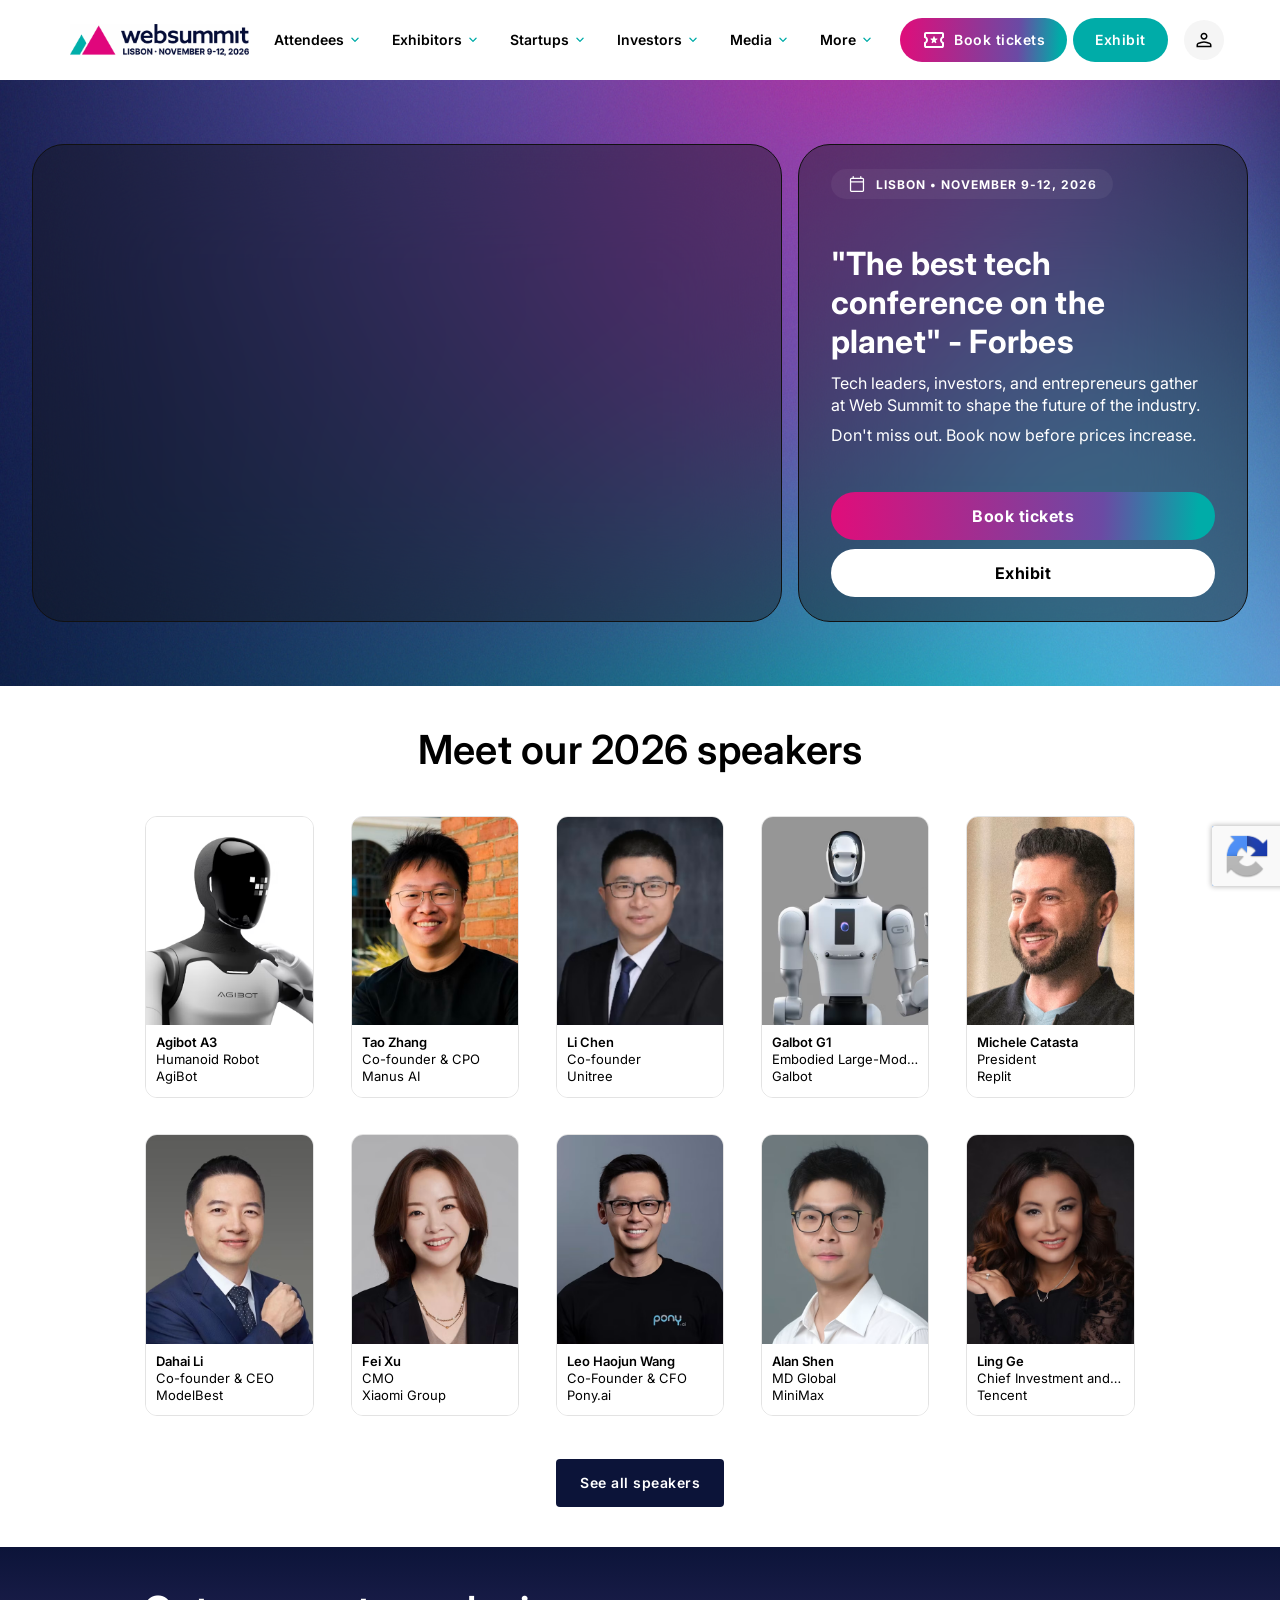
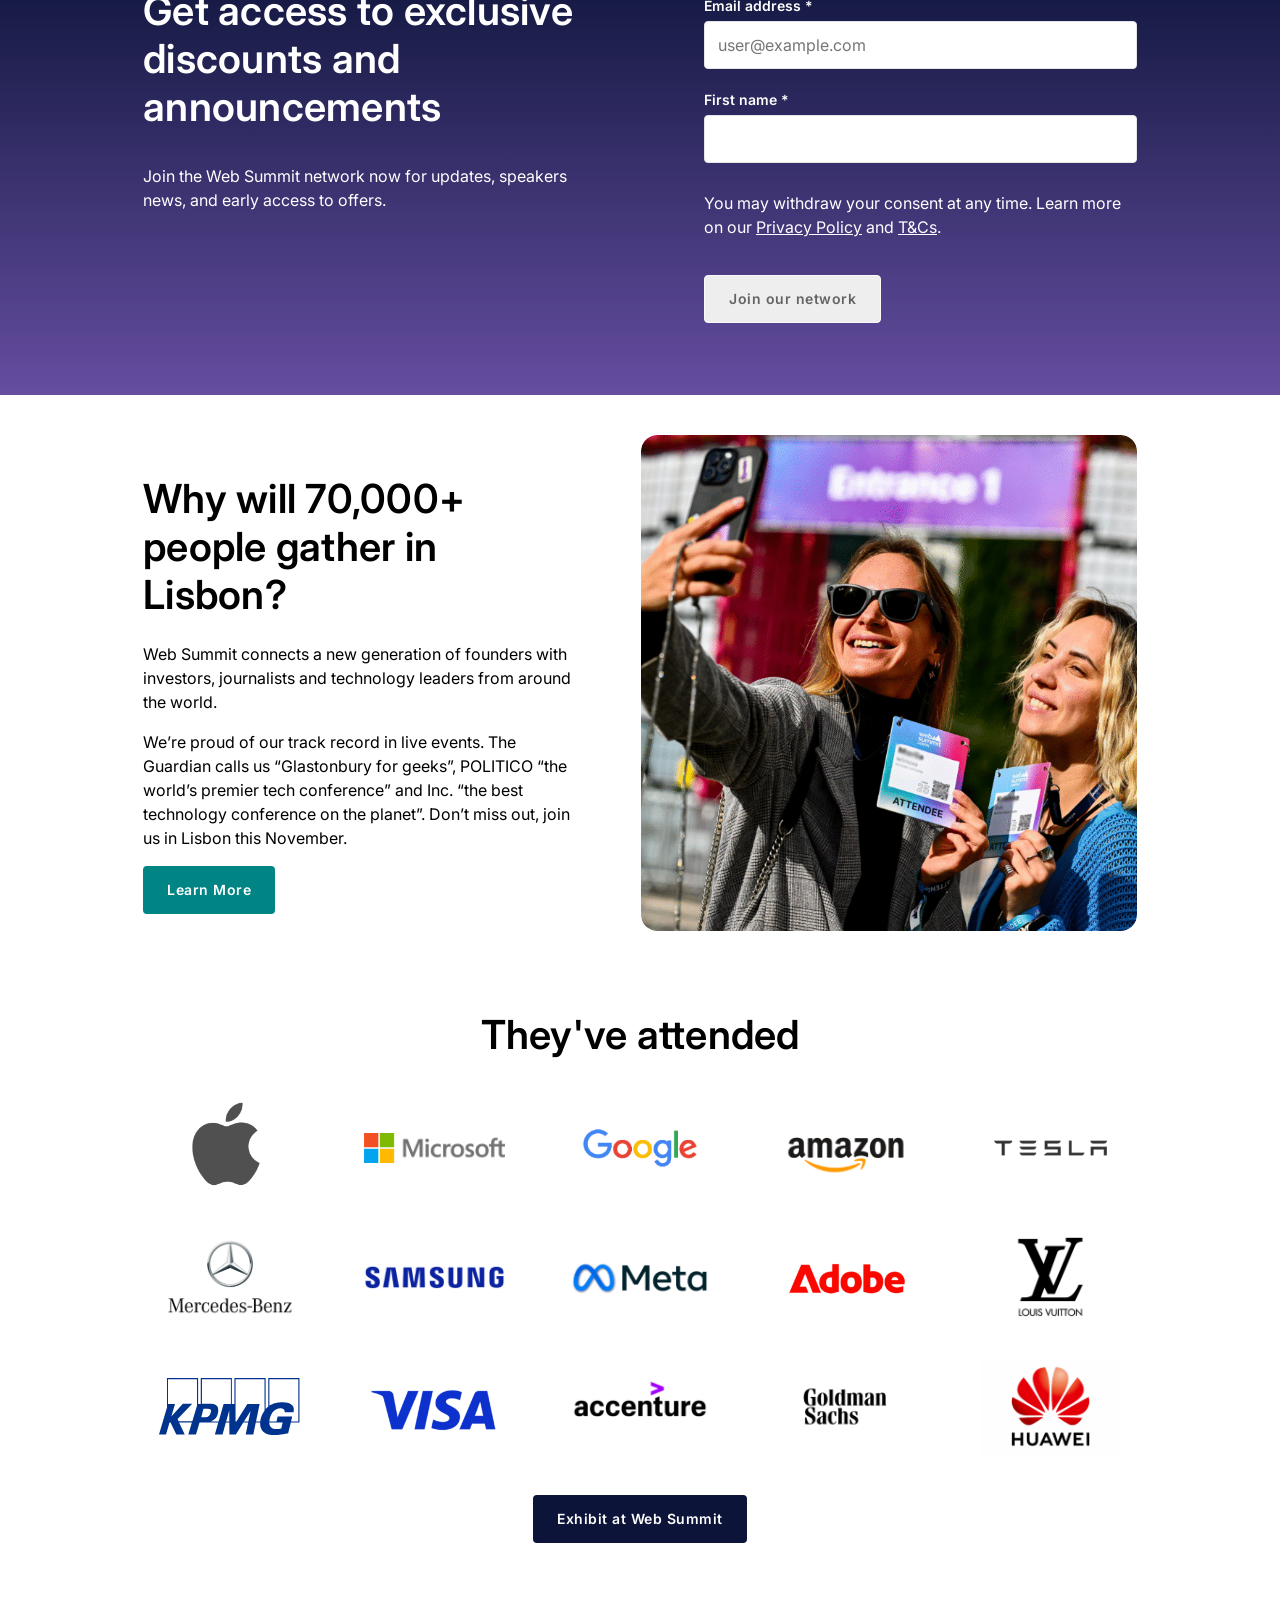
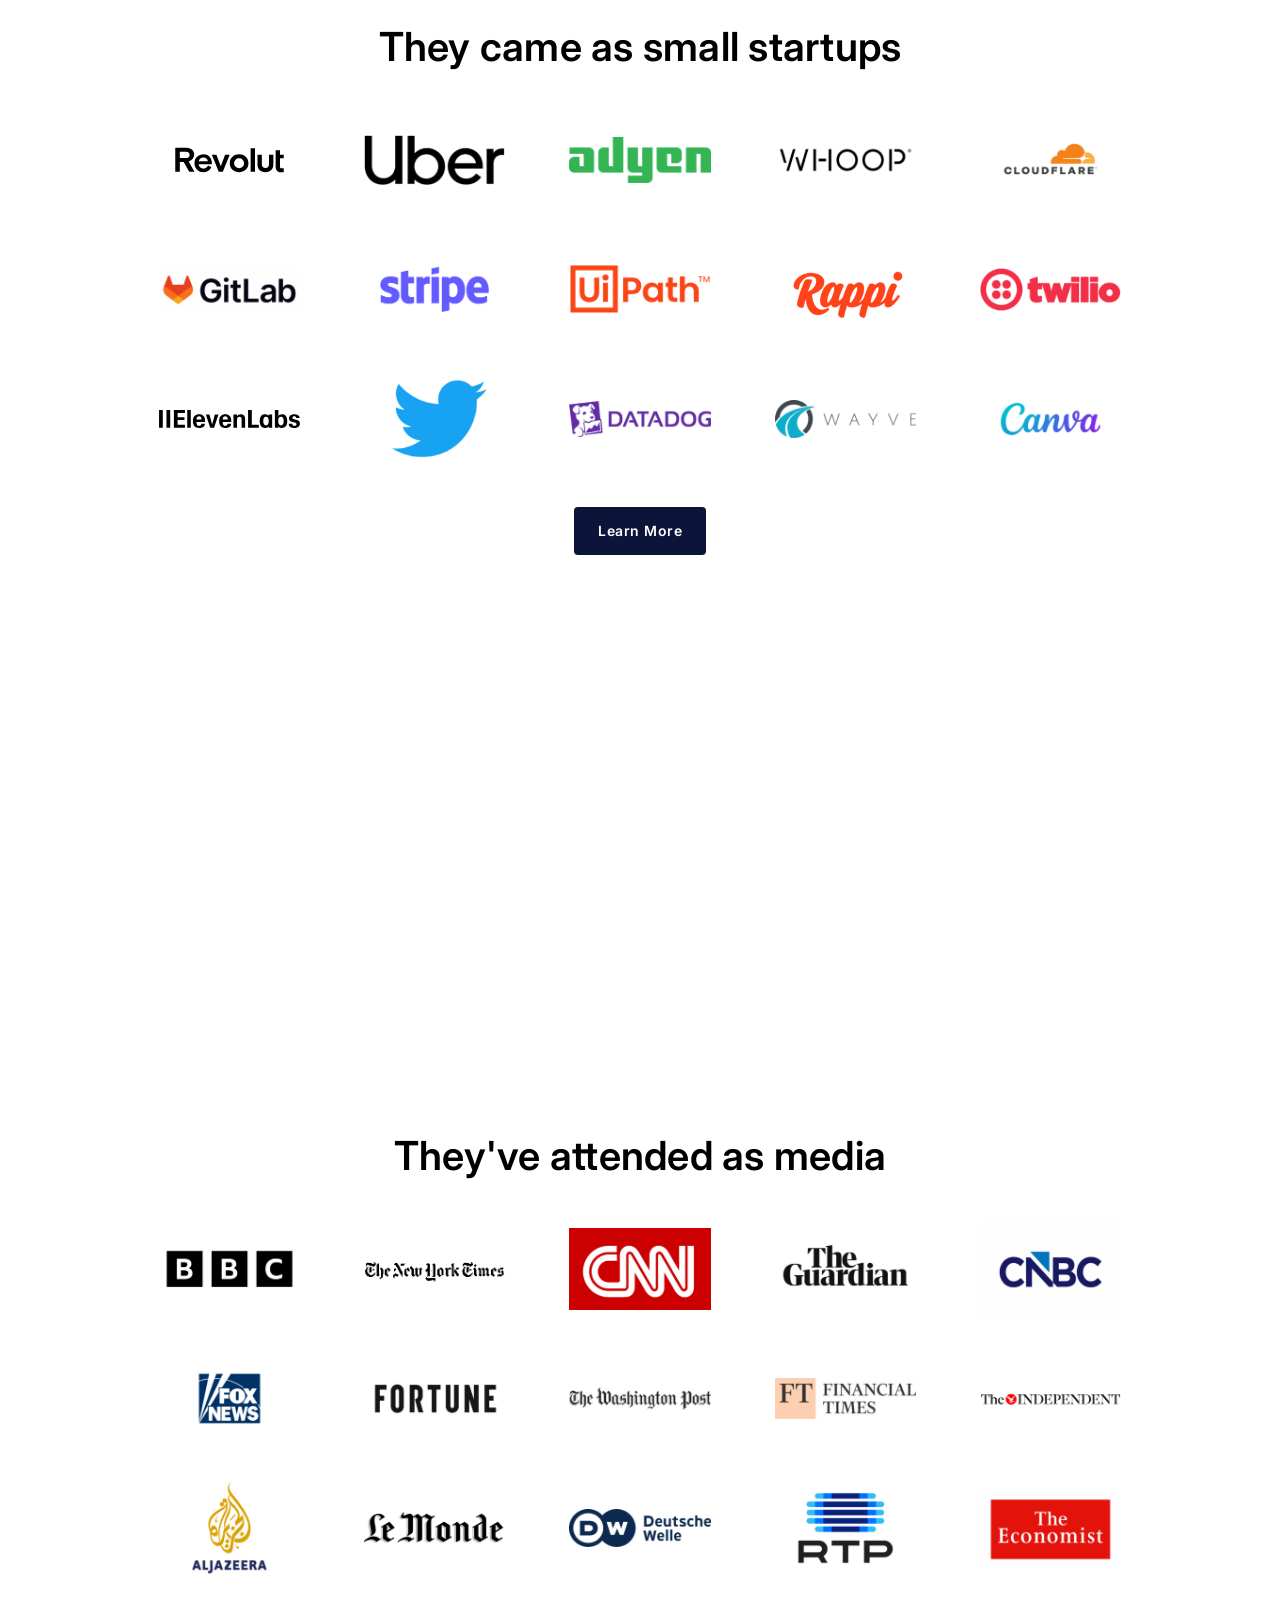
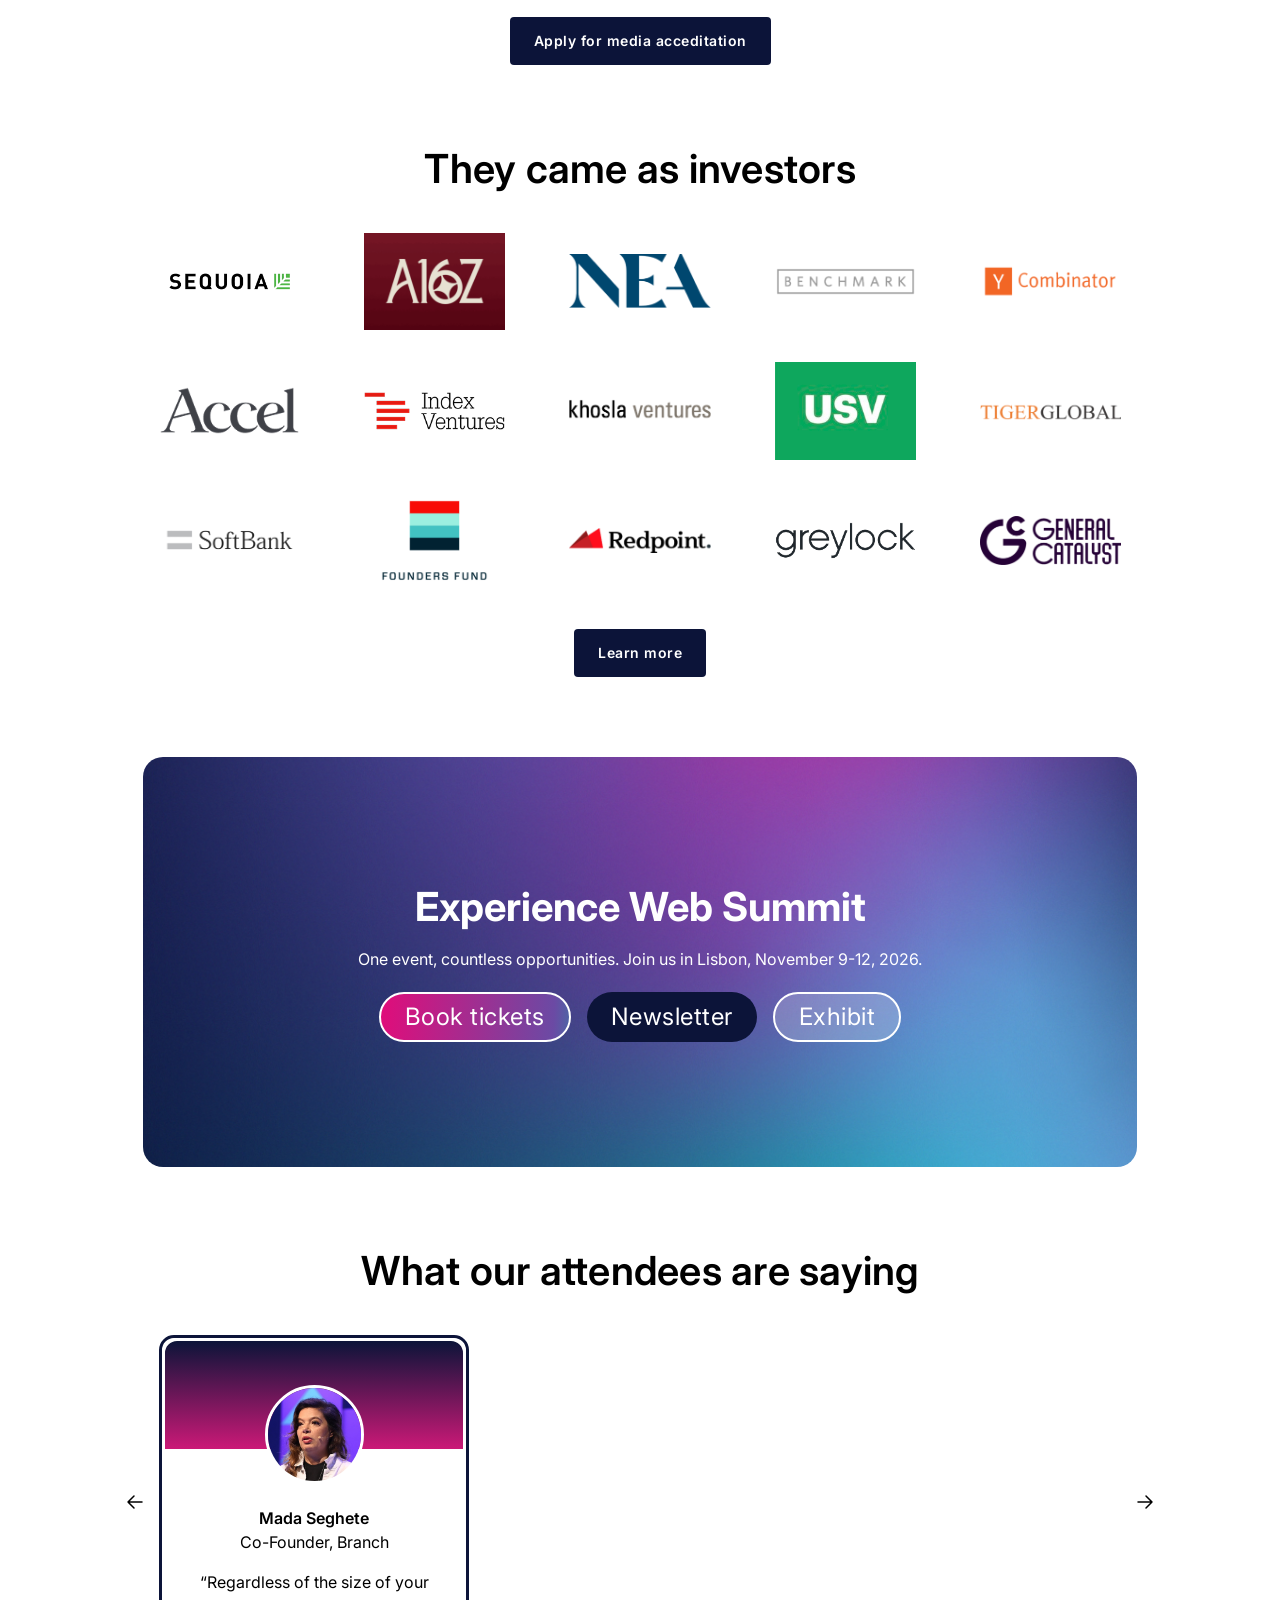
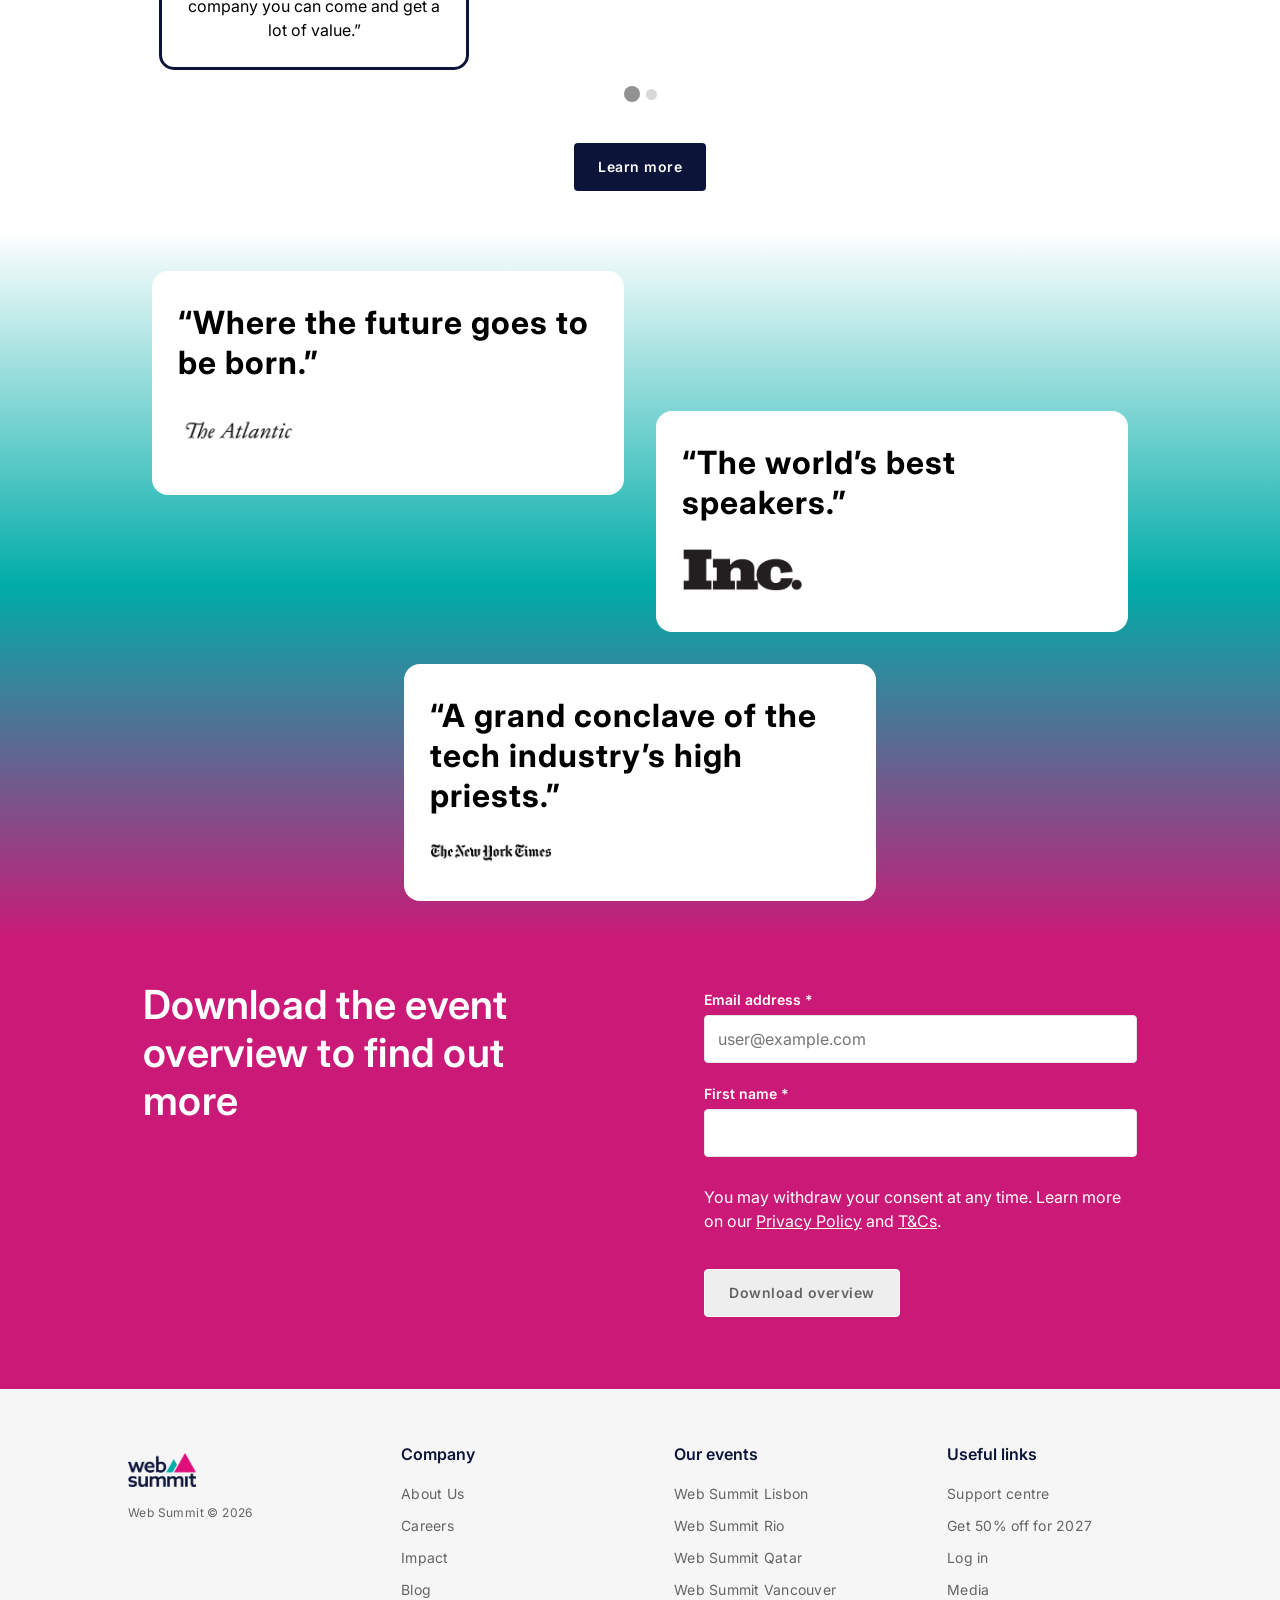
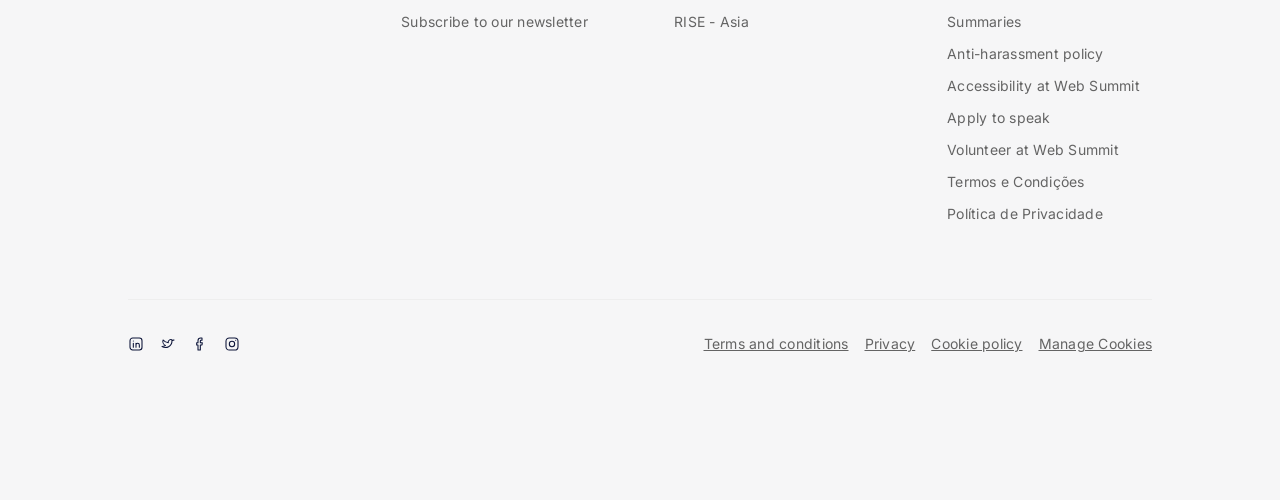
<file: index.html>
<!DOCTYPE html>
<html lang="en">
<head>
    <meta charset="UTF-8">
    <meta name="viewport" content="width=device-width, initial-scale=1.0">
    <title>Web Summit - The best tech conference on the planet | November 9-12, 2026</title>

    <link rel="shortcut icon" href="./img/favicon.ico" type="image/x-icon">
    <link rel="stylesheet" href="estilos.css">
</head>
<body>
    <!-- Captcha -->
    <div class="captcha-container">
        <div class="captcha-inner-container">
            <div class="captcha-logo-wrapper"> 
                <img src="./img/captcha-logo.png" loading="lazy" alt="Captcha Logo">
            </div>
            <div class="captcha-text-wrapper">
                <span>protected by reCAPTCHA</span>
            </div>
        </div>
    </div>

    <!-- Navbar -->
    <nav class="nav nav-outer">
        <header class="nav-wrapper">
            <div class="nav-inner-wrapper">
                <!-- Logo -->
                <a class="nav-logo-wrapper" href="#">
                    <img loading="lazy" src="img/web-summit-lisbon-1024x183.png" alt="Logo Websummit com data do evento em 2026" loading="lazy">
                </a>


                <!-- Navigation Menu (Desktop) -->
                <ul class="nav-menu-desktop nav-links-list">

                    <!-- Attendees -->
                    <li class="nav-link-item-wrapper">
                        <div class="nav-link-item">
                            <span>Attendees</span>
    
                            <span class="nav-link-chevron">
                                <svg xmlns="http://www.w3.org/2000/svg" viewBox="0 0 24 24" fill="#e3e3e3"><path d="M12.6,12L8.7,8.1Q8.43,7.82 8.43,7.4T8.7,6.7T9.4,6.43T10.1,6.7l4.6,4.6q0.15,0.15 0.21,0.33T14.98,12t-0.06,0.38T14.7,12.7l-4.6,4.6q-0.28,0.27-0.7,0.27T8.7,17.3q-0.28-0.28-0.28-0.7T8.7,15.9L12.6,12Z"/></svg>
                            </span>
                        </div>

                        <!-- Arrow Decor -->
                        <div class="nav-menu-arrow-decor">
                            <span>
                                <svg xmlns="http://www.w3.org/2000/svg" viewBox="0 0 24 24"><path d="M12,10.11l-4.6,4.6L6.69,14L12,8.69L17.31,14L16.6,14.71L12,10.11Z"/></svg>
                            </span>
                        </div>

                        <!-- Sub item Menu -->
                        <ul class="nav-link-subitem-wrapper">
                            <li class="nav-link-subitem">
                                <a href="#">Meet our attendees</a>
                            </li>
                            <li class="nav-link-subitem">
                                <a href="#">Meet our speakers</a>
                            </li>
                            <li class="nav-link-subitem">
                                <a href="#">Content tracks</a>
                            </li>
                            <li class="nav-link-subitem">
                                <a href="#">Schedule</a>
                            </li>
                            <li class="nav-link-subitem">
                                <a href="#">Meetups</a>
                            </li>
                            <li class="nav-link-subitem">
                                <a href="#">Bring your team</a>
                            </li>
                        </ul>
                    </li>
                    
                    <!-- Exhibitors -->
                    <li class="nav-link-item-wrapper">
                        <div class="nav-link-item">
                            <span>Exhibitors</span>
    
                            <span class="nav-link-chevron">
                                <svg xmlns="http://www.w3.org/2000/svg" viewBox="0 0 24 24" fill="#e3e3e3"><path d="M12.6,12L8.7,8.1Q8.43,7.82 8.43,7.4T8.7,6.7T9.4,6.43T10.1,6.7l4.6,4.6q0.15,0.15 0.21,0.33T14.98,12t-0.06,0.38T14.7,12.7l-4.6,4.6q-0.28,0.27-0.7,0.27T8.7,17.3q-0.28-0.28-0.28-0.7T8.7,15.9L12.6,12Z"/></svg>
                            </span>
                        </div>

                        <!-- Arrow Decor -->
                        <div class="nav-menu-arrow-decor">
                            <span>
                                <svg xmlns="http://www.w3.org/2000/svg" viewBox="0 0 24 24"><path d="M12,10.11l-4.6,4.6L6.69,14L12,8.69L17.31,14L16.6,14.71L12,10.11Z"/></svg>
                            </span>
                        </div>

                        <!-- Sub item Menu -->
                        <ul class="nav-link-subitem-wrapper">
                            <li class="nav-link-subitem">
                                <a href="#">Partner with us</a>
                            </li>
                            <li class="nav-link-subitem">
                                <a href="#">Meet our partners</a>
                            </li>
                            
                        </ul>
                    </li>

                    <!-- Startups -->
                    <li class="nav-link-item-wrapper">
                        <div class="nav-link-item">
                            <span>Startups</span>
    
                            <span class="nav-link-chevron">
                                <svg xmlns="http://www.w3.org/2000/svg" viewBox="0 0 24 24" fill="#e3e3e3"><path d="M12.6,12L8.7,8.1Q8.43,7.82 8.43,7.4T8.7,6.7T9.4,6.43T10.1,6.7l4.6,4.6q0.15,0.15 0.21,0.33T14.98,12t-0.06,0.38T14.7,12.7l-4.6,4.6q-0.28,0.27-0.7,0.27T8.7,17.3q-0.28-0.28-0.28-0.7T8.7,15.9L12.6,12Z"/></svg>
                            </span>
                        </div>

                        <!-- Arrow Decor -->
                        <div class="nav-menu-arrow-decor">
                            <span>
                                <svg xmlns="http://www.w3.org/2000/svg" viewBox="0 0 24 24"><path d="M12,10.11l-4.6,4.6L6.69,14L12,8.69L17.31,14L16.6,14.71L12,10.11Z"/></svg>
                            </span>
                        </div>

                        <!-- Sub item Menu -->
                        <ul class="nav-link-subitem-wrapper">
                            <li class="nav-link-subitem">
                                <a href="#">Apply for our startup programme</a>
                            </li>
                            <li class="nav-link-subitem">
                                <a href="#">IBM Sports Tech Startup Prize Competition</a>
                            </li>
                            <li class="nav-link-subitem">
                                <a href="#">Featured startups</a>
                            </li>
                            <li class="nav-link-subitem">
                                <a href="#">Startup journey</a>
                            </li>
                            <li class="nav-link-subitem">
                                <a href="#">PITCH</a>
                            </li>
                            <li class="nav-link-subitem">
                                <a href="#">Impact startups</a>
                            </li>
                        </ul>
                    </li>
                    
                    <!-- Investors -->
                    <li class="nav-link-item-wrapper">
                        <div class="nav-link-item">
                            <span>Investors</span>
    
                            <span class="nav-link-chevron">
                                <svg xmlns="http://www.w3.org/2000/svg" viewBox="0 0 24 24" fill="#e3e3e3"><path d="M12.6,12L8.7,8.1Q8.43,7.82 8.43,7.4T8.7,6.7T9.4,6.43T10.1,6.7l4.6,4.6q0.15,0.15 0.21,0.33T14.98,12t-0.06,0.38T14.7,12.7l-4.6,4.6q-0.28,0.27-0.7,0.27T8.7,17.3q-0.28-0.28-0.28-0.7T8.7,15.9L12.6,12Z"/></svg>
                            </span>
                        </div>

                        <!-- Arrow Decor -->
                        <div class="nav-menu-arrow-decor">
                            <span>
                                <svg xmlns="http://www.w3.org/2000/svg" viewBox="0 0 24 24"><path d="M12,10.11l-4.6,4.6L6.69,14L12,8.69L17.31,14L16.6,14.71L12,10.11Z"/></svg>
                            </span>
                        </div>

                        <!-- Sub item Menu -->
                        <ul class="nav-link-subitem-wrapper">
                            <li class="nav-link-subitem">
                                <a href="#">Investors</a>
                            </li>
                            <li class="nav-link-subitem">
                                <a href="#">LP Investors</a>
                            </li>
                            <li class="nav-link-subitem">
                                <a href="#">Venture</a>
                            </li>
                        </ul>
                    </li>

                    <!-- Media -->
                    <li class="nav-link-item-wrapper">
                        <div class="nav-link-item">
                            <span>Media</span>
    
                            <span class="nav-link-chevron">
                                <svg xmlns="http://www.w3.org/2000/svg" viewBox="0 0 24 24" fill="#e3e3e3"><path d="M12.6,12L8.7,8.1Q8.43,7.82 8.43,7.4T8.7,6.7T9.4,6.43T10.1,6.7l4.6,4.6q0.15,0.15 0.21,0.33T14.98,12t-0.06,0.38T14.7,12.7l-4.6,4.6q-0.28,0.27-0.7,0.27T8.7,17.3q-0.28-0.28-0.28-0.7T8.7,15.9L12.6,12Z"/></svg>
                            </span>
                        </div>

                        <!-- Arrow Decor -->
                        <div class="nav-menu-arrow-decor">
                            <span>
                                <svg xmlns="http://www.w3.org/2000/svg" viewBox="0 0 24 24"><path d="M12,10.11l-4.6,4.6L6.69,14L12,8.69L17.31,14L16.6,14.71L12,10.11Z"/></svg>
                            </span>
                        </div>

                        <!-- Sub item Menu -->
                        <ul class="nav-link-subitem-wrapper">
                            <li class="nav-link-subitem">
                                <a href="#">Media? Join us at Web Summit</a>
                            </li>
                            <li class="nav-link-subitem">
                                <a href="#">Meet out media partners</a>
                            </li>
                        </ul>
                    </li>

                    <!-- More -->
                    <li class="nav-link-item-wrapper">
                        <div class="nav-link-item">
                            <span>More</span>
    
                            <span class="nav-link-chevron">
                                <svg xmlns="http://www.w3.org/2000/svg" viewBox="0 0 24 24" fill="#e3e3e3"><path d="M12.6,12L8.7,8.1Q8.43,7.82 8.43,7.4T8.7,6.7T9.4,6.43T10.1,6.7l4.6,4.6q0.15,0.15 0.21,0.33T14.98,12t-0.06,0.38T14.7,12.7l-4.6,4.6q-0.28,0.27-0.7,0.27T8.7,17.3q-0.28-0.28-0.28-0.7T8.7,15.9L12.6,12Z"/></svg>
                            </span>
                        </div>

                        <!-- Arrow Decor -->
                        <div class="nav-menu-arrow-decor">
                            <span>
                                <svg xmlns="http://www.w3.org/2000/svg" viewBox="0 0 24 24"><path d="M12,10.11l-4.6,4.6L6.69,14L12,8.69L17.31,14L16.6,14.71L12,10.11Z"/></svg>
                            </span>
                        </div>

                        <!-- Sub item Menu -->
                        <ul class="nav-link-subitem-wrapper">
                            <li class="nav-link-subitem">
                                <a href="#">Essential information</a>
                            </li>

                            <li class="nav-link-subitem">
                                <a href="#">Web Summit reviews</a>
                            </li>

                            <li class="nav-link-subitem">
                                <a href="#">Night Summit</a>
                            </li>

                            <li class="nav-link-subitem">
                                <a href="#">VIP experience</a>
                            </li>

                            <li class="nav-link-subitem">
                                <a href="#">Attendee experience</a>
                            </li>

                            <li class="nav-link-subitem">
                                <a href="#">Women in Tech</a>
                            </li>

                            <li class="nav-link-subitem">
                                <a href="#">Developer programme</a>
                            </li>

                            <li class="nav-link-subitem">
                                <a href="#">Convince your boss</a>
                            </li>

                            <li class="nav-link-subitem">
                                <a href="#">Hotels</a>
                            </li>

                            <li class="nav-link-subitem">
                                <a href="#">Volunteers</a>
                            </li>

                            <li class="nav-link-subitem">
                                <a href="#">Ambassadors programme</a>
                            </li>

                            <li class="nav-link-subitem">
                                <a href="#">Blog</a>
                            </li>
                        </ul>
                    </li>

                </ul>

                <!-- Navigation Menu (Mobile / Tablet) -->
                <input type="checkbox" id="nav-menu-toggle" class="nav-menu-toggle mobile tablet"/>
                <div class="nav-menu-mobile">

                    <!-- Buttons -->
                    <div class="nav-menu-buttons-wrapper mobile">
                        <!-- Tickets Button (Mobile) -->
                        <a class="button gradient" href="#">
                            <svg 
                            xmlns="http://www.w3.org/2000/svg" viewBox="0 0 24 24"  fill="#e3e3e3"><path d="M12,13.9l1.5,1.15q0.28,0.23 0.6,0.01t0.2-0.56l-0.6-1.9l1.67-1.3q0.28-0.22 0.15-0.56T15.05,10.4H13.1L12.48,8.48Q12.35,8.13 12,8.13T11.53,8.48L10.9,10.4H8.93q-0.35,0-0.46,0.34T8.63,11.3l1.63,1.3l-0.6,1.93q-0.13,0.35 0.18,0.56t0.6-0.01L12,13.9ZM4,20q-0.82,0-1.41-0.59T2,18V14.63q0-0.28 0.18-0.48T2.63,13.9q0.6-0.2 0.99-0.72T4,12T3.61,10.83T2.63,10.1Q2.35,10.05 2.18,9.85T2,9.38V6Q2,5.18 2.59,4.59T4,4H20q0.83,0 1.41,0.59Q22,5.18 22,6V9.38q0,0.27-0.17,0.47T21.38,10.1q-0.6,0.2-0.99,0.72T20,12t0.39,1.17t0.99,0.72q0.28,0.05 0.45,0.25T22,14.63V18q0,0.82-0.59,1.41T20,20H4Zm0-2H20V15.45q-0.93-0.55-1.46-1.46Q18,13.08 18,12t0.54-1.99T20,8.55V6H4V8.55Q4.93,9.1 5.46,10.01T6,12T5.46,13.99T4,15.45V18Zm8-6Z"/></svg>
                            <span>Book tickets</span>
                        </a>
                        
                        <!-- Exhibit Button (Mobile) -->
                        <a class="button" href="#">
                            <svg xmlns="http://www.w3.org/2000/svg" viewBox="0 0 24 24"  fill="#e3e3e3"><path d="M2,19V5Q2,4.17 2.59,3.59T4,3h6q0.83,0 1.41,0.59T12,5V7h8q0.83,0 1.41,0.59T22,9V19q0,0.82-0.59,1.41T20,21H4q-0.82,0-1.41-0.59T2,19Zm2,0H6V17H4v2Zm0-4H6V13H4v2Zm0-4H6V9H4v2ZM4,7H6V5H4V7ZM8,19h2V17H8v2Zm0-4h2V13H8v2Zm0-4h2V9H8v2ZM8,7h2V5H8V7Zm4,12h8V9H12v2h2v2H12v2h2v2H12v2Zm4-6V11h2v2H16Zm0,4V15h2v2H16Z"/></svg>
                            <span>Exhibit</span>
                        </a>
                    </div>

                    <!-- Links -->
                    <ul class="nav-links-list">
                    <!-- Attendees -->
                        <li> 
                            <details class="nav-link" name="nav-burger-item">
                                <summary>
                                    <span>Attendees</span>
                                    
                                    <span class="nav-link-chevron">
                                        <svg xmlns="http://www.w3.org/2000/svg" viewBox="0 0 24 24" fill="#e3e3e3"><path d="M12.6,12L8.7,8.1Q8.43,7.82 8.43,7.4T8.7,6.7T9.4,6.43T10.1,6.7l4.6,4.6q0.15,0.15 0.21,0.33T14.98,12t-0.06,0.38T14.7,12.7l-4.6,4.6q-0.28,0.27-0.7,0.27T8.7,17.3q-0.28-0.28-0.28-0.7T8.7,15.9L12.6,12Z"/></svg>
                                    </span>
                                </summary>

                                <!-- Sub Items -->
                                <ul class="nav-link-subitem-wrapper">
                                    <li class="nav-link-subitem">
                                        <a href="#">Meet our attendees</a>
                                    </li>
                                    <li class="nav-link-subitem">
                                        <a href="#">Meet our speakers</a>
                                    </li>
                                    <li class="nav-link-subitem">
                                        <a href="#">Content tracks</a>
                                    </li>
                                    <li class="nav-link-subitem">
                                        <a href="#">Schedule</a>
                                    </li>
                                    <li class="nav-link-subitem">
                                        <a href="#">Meetups</a>
                                    </li>
                                    <li class="nav-link-subitem">
                                        <a href="#">Bring your team</a>
                                    </li>
                                </ul>
                            </details>
                        </li>

                    <!-- Exhibitors -->
                        <li> 
                            <details class="nav-link" name="nav-burger-item">
                                <summary>
                                    <span>Exhibitors</span>
                                    
                                    <span class="nav-link-chevron">
                                        <svg xmlns="http://www.w3.org/2000/svg" viewBox="0 0 24 24" fill="#e3e3e3"><path d="M12.6,12L8.7,8.1Q8.43,7.82 8.43,7.4T8.7,6.7T9.4,6.43T10.1,6.7l4.6,4.6q0.15,0.15 0.21,0.33T14.98,12t-0.06,0.38T14.7,12.7l-4.6,4.6q-0.28,0.27-0.7,0.27T8.7,17.3q-0.28-0.28-0.28-0.7T8.7,15.9L12.6,12Z"/></svg>
                                    </span>
                                </summary>

                                <!-- Sub Items -->
                                <ul class="nav-link-subitem-wrapper">
                                    <li class="nav-link-subitem">
                                        <a href="#">Partner with us</a>
                                    </li>
                                    <li class="nav-link-subitem">
                                        <a href="#">Meet our partners</a>
                                    </li>
                                </ul>
                            </details>
                        </li>

                    <!-- Startups -->
                        <li> 
                            <details class="nav-link" name="nav-burger-item">
                                <summary>
                                    <span>Startups</span>
                                    
                                    <span class="nav-link-chevron">
                                        <svg xmlns="http://www.w3.org/2000/svg" viewBox="0 0 24 24" fill="#e3e3e3"><path d="M12.6,12L8.7,8.1Q8.43,7.82 8.43,7.4T8.7,6.7T9.4,6.43T10.1,6.7l4.6,4.6q0.15,0.15 0.21,0.33T14.98,12t-0.06,0.38T14.7,12.7l-4.6,4.6q-0.28,0.27-0.7,0.27T8.7,17.3q-0.28-0.28-0.28-0.7T8.7,15.9L12.6,12Z"/></svg>
                                    </span>
                                </summary>

                                <!-- Sub Items -->
                                <ul class="nav-link-subitem-wrapper">
                                    <li class="nav-link-subitem">
                                        <a href="#">Apply for our startup programme</a>
                                    </li>
                                    <li class="nav-link-subitem">
                                        <a href="#">IBM Sports tech Startup Prize Competition</a>
                                    </li>
                                    <li class="nav-link-subitem">
                                        <a href="#">Featured startups</a>
                                    </li>
                                    <li class="nav-link-subitem">
                                        <a href="#">Startup journey</a>
                                    </li>
                                    <li class="nav-link-subitem">
                                        <a href="#">PITCH</a>
                                    </li>
                                    <li class="nav-link-subitem">
                                        <a href="#">Impact startups</a>
                                    </li>
                                </ul>
                            </details>
                        </li>

                    <!-- Investors -->
                        <li> 
                            <details class="nav-link" name="nav-burger-item">
                                <summary>
                                    <span>Investors</span>
                                    
                                    <span class="nav-link-chevron">
                                        <svg xmlns="http://www.w3.org/2000/svg" viewBox="0 0 24 24" fill="#e3e3e3"><path d="M12.6,12L8.7,8.1Q8.43,7.82 8.43,7.4T8.7,6.7T9.4,6.43T10.1,6.7l4.6,4.6q0.15,0.15 0.21,0.33T14.98,12t-0.06,0.38T14.7,12.7l-4.6,4.6q-0.28,0.27-0.7,0.27T8.7,17.3q-0.28-0.28-0.28-0.7T8.7,15.9L12.6,12Z"/></svg>
                                    </span>
                                </summary>

                                <!-- Sub Items -->
                                <ul class="nav-link-subitem-wrapper">
                                    <li class="nav-link-subitem">
                                        <a href="#">Investors</a>
                                    </li>
                                    <li class="nav-link-subitem">
                                        <a href="#">LP Investors</a>
                                    </li>
                                    <li class="nav-link-subitem">
                                        <a href="#">Venture</a>
                                    </li>
                                </ul>
                            </details>
                        </li>

                    <!-- Media -->
                        <li> 
                            <details class="nav-link" name="nav-burger-item">
                                <summary>
                                    <span>Media</span>
                                    
                                    <span class="nav-link-chevron">
                                        <svg xmlns="http://www.w3.org/2000/svg" viewBox="0 0 24 24" fill="#e3e3e3"><path d="M12.6,12L8.7,8.1Q8.43,7.82 8.43,7.4T8.7,6.7T9.4,6.43T10.1,6.7l4.6,4.6q0.15,0.15 0.21,0.33T14.98,12t-0.06,0.38T14.7,12.7l-4.6,4.6q-0.28,0.27-0.7,0.27T8.7,17.3q-0.28-0.28-0.28-0.7T8.7,15.9L12.6,12Z"/></svg>
                                    </span>
                                </summary>

                                <!-- Sub Items -->
                                <ul class="nav-link-subitem-wrapper">
                                    <li class="nav-link-subitem">
                                        <a href="#">Media? Joun us at Web Summit</a>
                                    </li>
                                    <li class="nav-link-subitem">
                                        <a href="#">Meet our media partners</a>
                                    </li>
                                </ul>
                            </details>
                        </li>

                    <!-- More -->
                        <li> 
                            <details class="nav-link" name="nav-burger-item">
                                <summary>
                                    <span>More</span>
                                    
                                    <span class="nav-link-chevron">
                                        <svg xmlns="http://www.w3.org/2000/svg" viewBox="0 0 24 24" fill="#e3e3e3"><path d="M12.6,12L8.7,8.1Q8.43,7.82 8.43,7.4T8.7,6.7T9.4,6.43T10.1,6.7l4.6,4.6q0.15,0.15 0.21,0.33T14.98,12t-0.06,0.38T14.7,12.7l-4.6,4.6q-0.28,0.27-0.7,0.27T8.7,17.3q-0.28-0.28-0.28-0.7T8.7,15.9L12.6,12Z"/></svg>
                                    </span>
                                </summary>
                                
                                <!-- Sub Items -->
                                <ul class="nav-link-subitem-wrapper">
                                    <li class="nav-link-subitem">
                                        <a href="#">Web Summit review</a>
                                    </li>
                                    <li class="nav-link-subitem">
                                        <a href="#">Night Summit</a>
                                    </li>
                                    <li class="nav-link-subitem">
                                        <a href="#">VIP experience</a>
                                    </li>
                                    <li class="nav-link-subitem">
                                        <a href="#">Attendee experience</a>
                                    </li>
                                    <li class="nav-link-subitem">
                                        <a href="#">Women in Tech</a>
                                    </li>
                                    <li class="nav-link-subitem">
                                        <a href="#">Developer programme</a>
                                    </li>
                                    <li class="nav-link-subitem">
                                        <a href="#">Convince your boss</a>
                                    </li>
                                    <li class="nav-link-subitem">
                                        <a href="#">Hotels</a>
                                    </li>
                                    <li class="nav-link-subitem">
                                        <a href="#">Volunteers</a>
                                    </li>
                                    <li class="nav-link-subitem">
                                        <a href="#">Ambassadors programme</a>
                                    </li>
                                    <li class="nav-link-subitem">
                                        <a href="#">Apply to speak</a>
                                    </li>
                                    <li class="nav-link-subitem">
                                        <a href="#">Blog</a>
                                    </li>
                                </ul>
                            </details>
                        </li>
                    </ul>

                    <!-- Login (Mobile / Tablet) -->
                    <div id="nav-login-mobile">
                        <a href="#">Login</a>
                    </div>
                </div>


                <!-- Action Buttons -->
                <div class="nav-actions-wrapper">
                    <div class="nav-actions">
                        <!-- Tickets Button (Tablet / Desktop) -->
                        <a class="button gradient tablet desktop" href="#">
                            <svg 
                            xmlns="http://www.w3.org/2000/svg" viewBox="0 0 24 24"  fill="#e3e3e3"><path d="M12,13.9l1.5,1.15q0.28,0.23 0.6,0.01t0.2-0.56l-0.6-1.9l1.67-1.3q0.28-0.22 0.15-0.56T15.05,10.4H13.1L12.48,8.48Q12.35,8.13 12,8.13T11.53,8.48L10.9,10.4H8.93q-0.35,0-0.46,0.34T8.63,11.3l1.63,1.3l-0.6,1.93q-0.13,0.35 0.18,0.56t0.6-0.01L12,13.9ZM4,20q-0.82,0-1.41-0.59T2,18V14.63q0-0.28 0.18-0.48T2.63,13.9q0.6-0.2 0.99-0.72T4,12T3.61,10.83T2.63,10.1Q2.35,10.05 2.18,9.85T2,9.38V6Q2,5.18 2.59,4.59T4,4H20q0.83,0 1.41,0.59Q22,5.18 22,6V9.38q0,0.27-0.17,0.47T21.38,10.1q-0.6,0.2-0.99,0.72T20,12t0.39,1.17t0.99,0.72q0.28,0.05 0.45,0.25T22,14.63V18q0,0.82-0.59,1.41T20,20H4Zm0-2H20V15.45q-0.93-0.55-1.46-1.46Q18,13.08 18,12t0.54-1.99T20,8.55V6H4V8.55Q4.93,9.1 5.46,10.01T6,12T5.46,13.99T4,15.45V18Zm8-6Z"/></svg>
                            <span>Book tickets</span>
                        </a>

                        <!-- Exhibit Button (Tablet / Desktop) -->
                        <a class="button tablet desktop" href="#">
                            <span>Exhibit</span>
                        </a>

                        <!-- Tickets Button (Mobile) -->
                        <a class="button gradient mobile" href="#">
                            <svg 
                            xmlns="http://www.w3.org/2000/svg" viewBox="0 0 24 24"  fill="#e3e3e3"><path d="M12,13.9l1.5,1.15q0.28,0.23 0.6,0.01t0.2-0.56l-0.6-1.9l1.67-1.3q0.28-0.22 0.15-0.56T15.05,10.4H13.1L12.48,8.48Q12.35,8.13 12,8.13T11.53,8.48L10.9,10.4H8.93q-0.35,0-0.46,0.34T8.63,11.3l1.63,1.3l-0.6,1.93q-0.13,0.35 0.18,0.56t0.6-0.01L12,13.9ZM4,20q-0.82,0-1.41-0.59T2,18V14.63q0-0.28 0.18-0.48T2.63,13.9q0.6-0.2 0.99-0.72T4,12T3.61,10.83T2.63,10.1Q2.35,10.05 2.18,9.85T2,9.38V6Q2,5.18 2.59,4.59T4,4H20q0.83,0 1.41,0.59Q22,5.18 22,6V9.38q0,0.27-0.17,0.47T21.38,10.1q-0.6,0.2-0.99,0.72T20,12t0.39,1.17t0.99,0.72q0.28,0.05 0.45,0.25T22,14.63V18q0,0.82-0.59,1.41T20,20H4Zm0-2H20V15.45q-0.93-0.55-1.46-1.46Q18,13.08 18,12t0.54-1.99T20,8.55V6H4V8.55Q4.93,9.1 5.46,10.01T6,12T5.46,13.99T4,15.45V18Zm8-6Z"/></svg>
                        </a>
                    </div>

                    <!-- Menu Icon (Mobile / Tablet) -->
                    <label for="nav-menu-toggle" id="nav-menu-toggle-label">
                        <!-- Burger -->
                        <svg xmlns="http://www.w3.org/2000/svg" viewBox="0 0 24 24" fill="#e3e3e3"><path d="M3.5,17.63v-1.5h17v1.5H3.5Zm0-4.88v-1.5h17v1.5H3.5Zm0-4.88V6.37h17v1.5H3.5Z"/></svg>
                        
                        <!-- Cross -->
                        <svg xmlns="http://www.w3.org/2000/svg" viewBox="0 0 24 24" fill="#e3e3e3"><path d="M6.4,18.65L5.35,17.6l5.6-5.6L5.35,6.4L6.4,5.35l5.6,5.6l5.6-5.6L18.65,6.4L13.05,12l5.6,5.6L17.6,18.65L12,13.05l-5.6,5.6Z"/></svg>
                    </label>

                    <!-- Login Button (Desktop) -->
                    <a id="nav-login-desktop" class="desktop" href="#"> 
                        <!-- Person -->
                        <svg xmlns="http://www.w3.org/2000/svg" viewBox="0 0 24 24" fill="#e3e3e3"><path d="M9.53,10.67Q8.5,9.64 8.5,8.19T9.53,5.72T12,4.69t2.47,1.03T15.5,8.19t-1.03,2.47T12,11.69T9.53,10.67ZM4.5,19.31V17.08q0-0.73 0.4-1.36t1.07-0.96q1.48-0.73 2.99-1.09T12,13.31t3.04,0.36t2.99,1.09q0.67,0.34 1.07,0.96t0.4,1.36v2.22H4.5ZM6,17.81H18V17.08q0-0.3-0.18-0.56T17.35,16.1q-1.29-0.64-2.64-0.96T12,14.81T9.29,15.14T6.65,16.1q-0.3,0.16-0.48,0.42T6,17.08v0.72Zm7.41-8.2Q14,9.02 14,8.19T13.41,6.78T12,6.19T10.59,6.78T10,8.19T10.59,9.6T12,10.19T13.41,9.6ZM12,8.19Zm0,9.62Z"/></svg>
                    </a>
                </div>
            </div>
        </header>
    </nav>
    
    <!-- Content -->
    <main>

        <!-- Hero -->
        <section id="hero-section">
            <div class="section-inner-wrapper">
                <div id="hero-video-grid">

                    <!-- Video -->
                    <div id="hero-video-wrapper">
                        <video src="./vid/hero-vid.mp4" loading="lazy" autoplay loop muted></video>
                    </div>

                    <!-- Info  / Buttons -->
                    <div id="hero-info-wrapper">
                        <div id="hero-info-inner-wrapper">
                            <!-- Event date -->
                            <time>
                                <span>
                                    <svg xmlns="http://www.w3.org/2000/svg" viewBox="0 0 24 24" >
                                        <path d="M5.31,21.5q-0.76,0-1.28-0.52T3.5,19.69V6.31q0-0.76 0.52-1.28T5.31,4.5H6.69V3.15q0-0.33 0.22-0.55T7.46,2.38T8.01,2.6T8.23,3.15V4.5h7.58V3.13q0-0.32 0.22-0.53t0.53-0.22T17.09,2.6t0.22,0.53V4.5h1.38q0.76,0 1.28,0.52T20.5,6.31V19.69q0,0.76-0.52,1.28T18.69,21.5H5.31Zm0-1.5H18.69q0.12,0 0.21-0.1T19,19.69V10.31H5v9.38q0,0.12 0.1,0.21T5.31,20ZM5,8.81H19V6.31q0-0.12-0.1-0.21T18.69,6H5.31Q5.19,6 5.1,6.1T5,6.31v2.5Zm0,0V6.31Q5,6.19 5,6.1T5,6Q5,6 5,6.1T5,6.31v2.5Z"/>
                                    </svg>
                                </span>
                                <span>LISBON • NOVEMBER 9-12, 2026</span>
                            </time>

                            <!-- Info (titulo e texto) -->
                            <!-- id diferente do cartao: um id so pode aparecer uma vez na pagina -->
                            <div id="hero-info-text">
                                <h1>
                                    "The best tech conference on the planet" - Forbes
                                </h1>
                                <p>
                                    Tech leaders, investors, and entrepreneurs gather at Web Summit to shape the future of the industry.
                                </p>
                                <p>
                                    Don't miss out. Book now before prices increase.
                                </p>
                            </div>

                            <!-- Buttons -->
                            <div id="hero-button-wrapper">
                                <a href="#" class="button gradient">Book tickets</a>
                                <a href="#" class="button">Exhibit</a>
                            </div>
                        </div>
                    </div>

                </div>
            </div>
        </section>

        <!-- Speakers -->
        <section>
            <div class="section-inner-wrapper">
                <!-- Titulo -->
                <div class="section-title-wrapper">
                    <h2>Meet our 2026 speakers</h2>
                </div>

                <!-- Grid -->
                <ul id="speakers-grid">
                    <!-- Agibot A3 -->
                    <li>
                        <a class="speaker-card" href="#">
                            <img loading="lazy" src="img/speakers/agibot_a3.avif" alt="">
                            <div class="speaker-info">
                                <h3>Agibot A3</h3>
                                <p>Humanoid Robot</p>
                                <p>AgiBot</p>
                            </div>
                        </a>
                    </li>

                    <!-- Tao Zhang -->
                    <li>
                        <a class="speaker-card" href="#">
                            <img loading="lazy" src="img/speakers/tao_zhang.avif" alt="">
                            <div class="speaker-info">
                                <h3>Tao Zhang</h3>
                                <p>Co-founder &amp; CPO</p>
                                <p>Manus AI</p>
                            </div>
                        </a>
                    </li>

                    <!-- Li Chen -->
                    <li>
                        <a class="speaker-card" href="#">
                            <img loading="lazy" src="img/speakers/li_chen.avif" alt="">
                            <div class="speaker-info">
                                <h3>Li Chen</h3>
                                <p>Co-founder</p>
                                <p>Unitree</p>
                            </div>
                        </a>
                    </li>

                    <!-- Galbot G1 -->
                    <li>
                        <a class="speaker-card" href="#">
                            <img loading="lazy" src="img/speakers/galbot_g1.avif" alt="">
                            <div class="speaker-info">
                                <h3>Galbot G1</h3>
                                <p>Embodied Large-Model Robot</p>
                                <p>Galbot</p>
                            </div>
                        </a>
                    </li>

                    <!-- Michele Catasta -->
                    <li>
                        <a class="speaker-card" href="#">
                            <img loading="lazy" src="img/speakers/michele_catasta.avif" alt="">
                            <div class="speaker-info">
                                <h3>Michele Catasta</h3>
                                <p>President</p>
                                <p>Replit</p>
                            </div>
                        </a>
                    </li>

                    <!-- Dahai Li -->
                    <li>
                        <a class="speaker-card" href="#">
                            <img loading="lazy" src="img/speakers/dahai_li.avif" alt="">
                            <div class="speaker-info">
                                <h3>Dahai Li</h3>
                                <p>Co-founder &amp; CEO</p>
                                <p>ModelBest</p>
                            </div>
                        </a>
                    </li>
                    
                    <!-- Fei Xu -->
                    <li>
                        <a class="speaker-card" href="#">
                            <img loading="lazy" src="img/speakers/fei_xu.avif" alt="">
                            <div class="speaker-info">
                                <h3>Fei Xu</h3>
                                <p>CMO</p>
                                <p>Xiaomi Group</p>
                            </div>
                        </a>
                    </li>

                    <!-- Leo Haojun Wang -->
                    <li>
                        <a class="speaker-card" href="#">
                            <img loading="lazy" src="img/speakers/leo_haojun_wang.avif" alt="">
                            <div class="speaker-info">
                                <h3>Leo Haojun Wang</h3>
                                <p>Co-Founder &amp; CFO</p>
                                <p>Pony.ai</p>
                            </div>
                        </a>
                    </li>

                    <!-- Alan Shen -->
                    <li>
                        <a class="speaker-card" href="#">
                            <img loading="lazy" src="img/speakers/alan_shen.avif" alt="">
                            <div class="speaker-info">
                                <h3>Alan Shen</h3>
                                <p>MD Global</p>
                                <p>MiniMax</p>
                            </div>
                        </a>
                    </li>

                    <!-- Ling Ge -->
                    <li>
                        <a class="speaker-card" href="#">
                            <img loading="lazy" src="img/speakers/ling_ge.avif" alt="">
                            <div class="speaker-info">
                                <h3>Ling Ge</h3>
                                <p>Chief Investment and Strategy Officer</p>
                                <p>Tencent</p>
                            </div>
                        </a>
                    </li>
                </ul>

                <!-- Learn More -->
                <div class="learn-more-button-wrapper">
                    <a class="learn-more-button" href="#">See all speakers</a>
                </div>
            </div>
        </section>

        <!-- News Letter Form 1 -->
        <section id="newsletter-1-section">
            <div class="section-inner-wrapper">
                <div class="newsletter-grid">

                    <!-- Text -->
                    <div class="newsletter-text">
                        <h2>Get access to exclusive discounts and announcements</h2>
                        <p>Join the Web Summit network now for updates, speakers news, and early access to offers.</p>
                    </div>

                    <!-- Form -->
                    <form class="newsletter-form" action="#">
                        <!-- Each label is linked to its input through for / id -->
                        <div class="form-field">
                            <label for="newsletter-1-email">Email address<span>*</span></label>
                            <input type="email" id="newsletter-1-email" name="email" placeholder="user@example.com" required>
                        </div>

                        <div class="form-field">
                            <label for="newsletter-1-name">First name<span>*</span></label>
                            <input type="text" id="newsletter-1-name" name="name" required>
                        </div>

                        <p>
                            You may withdraw your consent at any time. Learn more on our
                            <a href="#">Privacy Policy</a> and <a href="#">T&amp;Cs</a>.
                        </p>

                        <div class="form-button-wrapper">
                            <button type="submit">Join our network</button>
                        </div>

                        
                    </form>

                </div>
            </div>
        </section>

        <!-- Selfie -->
        <section>
            <div class="section-inner-wrapper">
                <div class="selfie-wrapper">
                    <div class="selfie-text-wrapper">
                        <div class="section-title-wrapper selfie">
                            <h2 class="h2-selfie">Why will 70,000+ people gather in Lisbon?</h2>
                        </div>

                        <p>Web Summit connects a new generation of founders with investors, journalists and technology leaders from around the world.</p>
                        <p>We’re proud of our track record in live events. The Guardian calls us “Glastonbury for geeks”, POLITICO “the world’s premier tech conference” and Inc. “the best technology conference on the planet”. Don’t miss out, join us in Lisbon this November.</p>
                        <a href="#" class="learn-more-button selfie">Learn More</a>

                    </div>
                    
                    <div class="selfie-image-wrapper">
                        <img loading="lazy" src="img/selfie.png" alt="Selfie learn more">
                    </div>

                </div>
            </div>
        </section>

        <!-- Brands 1 -->
        <section>
            <div class="section-inner-wrapper">
                <!-- Titulo -->
                <div class="section-title-wrapper">
                    <h2>They've attended</h2>
                </div>

                <!-- Grid -->
                <div class="brands-grid">
                    <!-- Apple -->
                    <div class="brands-grid-item">
                        <img loading="lazy" src="img/brands/brand_apple.png" alt="Apple logo">
                    </div>

                    <!-- Microsoft -->
                    <div class="brands-grid-item">
                        <img loading="lazy" src="img/brands/brand-microsoft.png" alt="Microsoft logo">
                    </div>

                    <!-- Google -->
                    <div class="brands-grid-item">
                        <img loading="lazy" src="img/brands/brand-google.png" alt="Google logo">
                    </div>

                    <!-- Amazon -->
                    <div class="brands-grid-item">
                        <img loading="lazy" src="img/brands/brand-amazon.png" alt="Amazon logo">
                    </div>

                    <!-- Tesla -->
                    <div class="brands-grid-item">
                        <img loading="lazy" src="img/brands/brand-tesla.png" alt="Tesla logo">
                    </div>

                    <!-- Mercedes -->
                    <div class="brands-grid-item">
                        <img loading="lazy" src="img/brands/brand-mercedes.png" alt="Mercedes logo">
                    </div>

                    <!-- Samsung -->
                    <div class="brands-grid-item">
                        <img loading="lazy" src="img/brands/brand-samsung.png" alt="Samsung logo">
                    </div>

                    <!-- Meta -->
                    <div class="brands-grid-item">
                        <img loading="lazy" src="img/brands/brand-meta.png" alt="Meta logo">
                    </div>

                    <!-- Adobe -->
                    <div class="brands-grid-item">
                        <img loading="lazy" src="img/brands/brand-adobe.png" alt="Adobe logo">
                    </div>

                    <!-- Louis Vuitton -->
                    <div class="brands-grid-item">
                        <img loading="lazy" src="img/brands/brand-louis-vuitton.png" alt="Louis Vuitton logo">
                    </div>

                    <!-- KPMG -->
                    <div class="brands-grid-item">
                        <img loading="lazy" src="img/brands/brand-kpmg.svg" alt="KPMG logo">
                    </div>

                    <!-- Visa -->
                    <div class="brands-grid-item">
                        <img loading="lazy" src="img/brands/brand-visa.png" alt="Visa logo">
                    </div>

                    <!-- Accenture -->
                    <div class="brands-grid-item">
                        <img loading="lazy" src="img/brands/brand-accenture.png" alt="Accenture logo">
                    </div>

                    <!-- Goldman Sachs -->
                    <div class="brands-grid-item">
                        <img loading="lazy" src="img/brands/brand-goldman-sachs.png" alt="Goldman Sachs logo">
                    </div>

                    <!-- Huawei -->
                    <div class="brands-grid-item">
                        <img loading="lazy" src="img/brands/brand-huawei.png" alt="Huawei logo">
                    </div>
                </div>

                <!-- Learn More -->
                <div class="learn-more-button-wrapper">
                    <a class="learn-more-button" href="#">Exhibit at Web Summit</a>
                </div>
            </div>
        </section>

        <!-- Brands 2 -->
        <section>
            <div class="section-inner-wrapper">
                <!-- Titulo -->
                <div class="section-title-wrapper">
                    <h2>They came as small startups</h2>
                </div>

                <!-- Grid -->
                <div class="brands-grid">
                    <!-- Revolut -->
                    <div class="brands-grid-item">
                        <img loading="lazy" src="img/brands/brand-revolut.svg" alt="Apple logo">
                    </div>

                    <!-- Uber -->
                    <div class="brands-grid-item">
                        <img loading="lazy" src="img/brands/brand-uber.png" alt="Microsoft logo">
                    </div>

                    <!-- Adyen -->
                    <div class="brands-grid-item">
                        <img loading="lazy" src="img/brands/brand-adyen.png" alt="Google logo">
                    </div>

                    <!-- Whoop -->
                    <div class="brands-grid-item">
                        <img loading="lazy" src="img/brands/brand-whoop.png" alt="Amazon logo">
                    </div>

                    <!-- Cloudflare -->
                    <div class="brands-grid-item">
                        <img loading="lazy" src="img/brands/brand-cloudflare.png" alt="Tesla logo">
                    </div>

                    <!-- GitLab -->
                    <div class="brands-grid-item">
                        <img loading="lazy" src="img/brands/brand-gitlab.png" alt="Mercedes logo">
                    </div>

                    <!-- Stripe -->
                    <div class="brands-grid-item">
                        <img loading="lazy" src="img/brands/brand-stripe.png" alt="Samsung logo">
                    </div>

                    <!-- UiPath -->
                    <div class="brands-grid-item">
                        <img loading="lazy" src="img/brands/brand-uipath.png" alt="Meta logo">
                    </div>

                    <!-- Rappi -->
                    <div class="brands-grid-item">
                        <img loading="lazy" src="img/brands/brand-rappi.png" alt="Adobe logo">
                    </div>

                    <!-- Twilio -->
                    <div class="brands-grid-item">
                        <img loading="lazy" src="img/brands/brand-twilio.png" alt="Louis Vuitton logo">
                    </div>

                    <!-- IElevenLabs -->
                    <div class="brands-grid-item">
                        <img loading="lazy" src="img/brands/brand-elevenlabs.svg" alt="KPMG logo">
                    </div>

                    <!-- Twitter -->
                    <div class="brands-grid-item">
                        <img loading="lazy" src="img/brands/brand-twitter.png" alt="Visa logo">
                    </div>

                    <!-- Datadog -->
                    <div class="brands-grid-item">
                        <img loading="lazy" src="img/brands/brand-datadog.png" alt="Accenture logo">
                    </div>

                    <!-- Wayve -->
                    <div class="brands-grid-item">
                        <img loading="lazy" src="img/brands/brand-wayve.png" alt="Goldman Sachs logo">
                    </div>

                    <!-- Canva -->
                    <div class="brands-grid-item">
                        <img loading="lazy" src="img/brands/brand-canva.png" alt="Huawei logo">
                    </div>
                </div>

                <!-- Learn More -->
                <div class="learn-more-button-wrapper">
                    <a class="learn-more-button" href="#">Learn More</a>
                </div>
            </div>
        </section>

        <!-- Promo Video -->
        <section id="promo-video-wrapper">
            <div class="section-inner-wrapper" id="promo-video-inner-wrapper">
                <video src="vid/partners-vid.mp4" loading="lazy" autoplay loop muted></video>
            </div>
        </section>

        <!-- Brands 3 -->
        <section>
            <div class="section-inner-wrapper">
                <!-- Titulo -->
                <div class="section-title-wrapper">
                    <h2>They've attended as media</h2>
                </div>

                <!-- Grid -->
                <div class="brands-grid">
                    <!-- BBC -->
                    <div class="brands-grid-item">
                        <img loading="lazy" src="img/brands/brand-bbc.png" alt="Apple logo">
                    </div>

                    <!-- The New York Times -->
                    <div class="brands-grid-item">
                        <img loading="lazy" src="img/brands/brand-thenewyorktimes.png" alt="Microsoft logo">
                    </div>

                    <!-- CNN -->
                    <div class="brands-grid-item">
                        <img loading="lazy" src="img/brands/brand-cnn.png" alt="Google logo">
                    </div>

                    <!-- The Guardian -->
                    <div class="brands-grid-item">
                        <img loading="lazy" src="img/brands/brand-guardian.png" alt="Amazon logo">
                    </div>

                    <!-- CNBC -->
                    <div class="brands-grid-item">
                        <img loading="lazy" src="img/brands/brand-cnbm.png" alt="Tesla logo">
                    </div>

                    <!-- Fox News -->
                    <div class="brands-grid-item">
                        <img loading="lazy" src="img/brands/brand-foxnew.png" alt="Mercedes logo">
                    </div>

                    <!-- Fortune -->
                    <div class="brands-grid-item">
                        <img loading="lazy" src="img/brands/brand-fortune.webp" alt="Samsung logo">
                    </div>

                    <!-- The Washington Post -->
                    <div class="brands-grid-item">
                        <img loading="lazy" src="img/brands/brand-washingtonpost.png" alt="Meta logo">
                    </div>

                    <!-- Financial Times -->
                    <div class="brands-grid-item">
                        <img loading="lazy" src="img/brands/brand-financial-times.jpeg" alt="Adobe logo">
                    </div>

                    <!-- The Independent -->
                    <div class="brands-grid-item">
                        <img loading="lazy" src="img/brands/brand-independent.png" alt="Louis Vuitton logo">
                    </div>

                    <!-- Aljazeera -->
                    <div class="brands-grid-item">
                        <img loading="lazy" src="img/brands/brand-aljazeera.png" alt="KPMG logo">
                    </div>

                    <!-- Le Monde -->
                    <div class="brands-grid-item">
                        <img loading="lazy" src="img/brands/brand-lemonde.png" alt="Visa logo">
                    </div>

                    <!-- Deutsche Welle -->
                    <div class="brands-grid-item">
                        <img loading="lazy" src="img/brands/brand-deutsche-welle.png" alt="Accenture logo">
                    </div>

                    <!-- RTP -->
                    <div class="brands-grid-item">
                        <img loading="lazy" src="img/brands/brand-rtp.png" alt="Goldman Sachs logo">
                    </div>

                    <!-- The Economist -->
                    <div class="brands-grid-item">
                        <img loading="lazy" src="img/brands/brand-theeconomist.png" alt="Huawei logo">
                    </div>
                </div>

                <!-- Learn More -->
                <div class="learn-more-button-wrapper">
                    <a class="learn-more-button" href="#">Apply for media acceditation</a>
                </div>
            </div>
        </section>

        <!-- Brands 4 -->
        <section>
            <div class="section-inner-wrapper">
                <!-- Titulo -->
                <div class="section-title-wrapper">
                    <h2>They came as investors</h2>
                </div>

                <!-- Grid -->
                <div class="brands-grid">
                    <!-- Sequoia -->
                    <div class="brands-grid-item">
                        <img loading="lazy" src="img/brands/brand-sequoia.png" alt="Apple logo">
                    </div>

                    <!-- A16Z -->
                    <div class="brands-grid-item">
                        <img loading="lazy" src="img/brands/brand-a16z.png" alt="Microsoft logo">
                    </div>

                    <!-- NEA -->
                    <div class="brands-grid-item">
                        <img loading="lazy" src="img/brands/brand-nea.png" alt="Google logo">
                    </div>

                    <!-- Benchmark -->
                    <div class="brands-grid-item">
                        <img loading="lazy" src="img/brands/brand-benchmark.png" alt="Amazon logo">
                    </div>

                    <!-- Combinator -->
                    <div class="brands-grid-item">
                        <img loading="lazy" src="img/brands/brand-combinator.png" alt="Tesla logo">
                    </div>

                    <!-- Accel -->
                    <div class="brands-grid-item">
                        <img loading="lazy" src="img/brands/brand-accel.png" alt="Mercedes logo">
                    </div>

                    <!-- Index Ventures -->
                    <div class="brands-grid-item">
                        <img loading="lazy" src="img/brands/brand-index-ventures.png" alt="Samsung logo">
                    </div>

                    <!-- Khosla Ventures -->
                    <div class="brands-grid-item">
                        <img loading="lazy" src="img/brands/brand-khosla-ventures.png" alt="Meta logo">
                    </div>

                    <!-- USV -->
                    <div class="brands-grid-item">
                        <img loading="lazy" src="img/brands/brand-usv.jpeg" alt="Adobe logo">
                    </div>

                    <!-- Tiger Global -->
                    <div class="brands-grid-item">
                        <img loading="lazy" src="img/brands/brand-tigerglobal.png" alt="Louis Vuitton logo">
                    </div>

                    <!-- SoftBank -->
                    <div class="brands-grid-item">
                        <img loading="lazy" src="img/brands/brand-softbank.png" alt="KPMG logo">
                    </div>

                    <!-- Founders Fund -->
                    <div class="brands-grid-item">
                        <img loading="lazy" src="img/brands/brand-founders-fund.png" alt="Visa logo">
                    </div>

                    <!-- Redpoint -->
                    <div class="brands-grid-item">
                        <img loading="lazy" src="img/brands/brand-redpoint.png" alt="Accenture logo">
                    </div>

                    <!-- Greylock -->
                    <div class="brands-grid-item">
                        <img loading="lazy" src="img/brands/brand-greylock.png" alt="Goldman Sachs logo">
                    </div>

                    <!-- General Catalyst -->
                    <div class="brands-grid-item">
                        <img loading="lazy" src="img/brands/brand-general-catalyst.png" alt="Huawei logo">
                    </div>
                </div>

                <!-- Learn More -->
                <div class="learn-more-button-wrapper">
                    <a class="learn-more-button" href="#">Learn more</a>
                </div>
            </div>
        </section>

        <!-- Experience Web Summit -->
        <section id="experience-section">
            <div class="section-inner-wrapper">

                <div class="experience-content-wrapper">
                    <h1 class="h1-experience">Experience Web Summit</h1>
                    <h4 class="h4-experience">One event, countless opportunities. Join us in Lisbon, November 9-12, 2026.</h4>
                    <div class="experience-button-wrapper">
                        <a href="#" class="experience-buton experience-button-1">Book tickets</a>
                        <a href="#" class="experience-buton experience-button-2">Newsletter</a>
                        <a href="#" class="experience-buton experience-button-3">Exhibit</a>
                    </div>
                </div>

            </div>
        </section>

        <!-- Review's Slider -->
        <section class="review-slider">
            <div class="section-inner-wrapper">
                <!-- Titulo -->
                <div class="section-title-wrapper">
                    <h2>What our attendees are saying</h2>
                </div>

                <!-- Slider: seta | cartoes | seta -->
                <div class="review-slider-wrapper">
                    <!-- Seta anterior -->
                    <button class="review-arrow review-arrow-prev" type="button" aria-label="Previous reviews">
                        <svg xmlns="http://www.w3.org/2000/svg" viewBox="0 0 24 24"><path d="M19 12H5M11 6l-6 6 6 6"/></svg>
                    </button>

                    <!-- Cartoes -->
                    <div class="review-content">
                        <!-- Mada Seghete -->
                        <div class="review-item">
                            <div class="review-header">
                                <img src="img/slider/slider-mada-seghete.jpg" alt="">
                            </div>
                            <div class="review-info">
                                <h3>Mada Seghete</h3>
                                <p>Co-Founder, Branch</p>
                                <blockquote>“Regardless of the size of your company you can come and get a lot of value.”</blockquote>
                            </div>
                        </div>
                    </div>

                    <!-- Seta seguinte -->
                    <button class="review-arrow review-arrow-next" type="button" aria-label="Next reviews">
                        <svg xmlns="http://www.w3.org/2000/svg" viewBox="0 0 24 24"><path d="M5 12h14M13 6l6 6-6 6"/></svg>
                    </button>
                </div>

                <!-- Bolinhas (estaticas) -->
                <div class="review-dots">
                    <button class="review-dot active" type="button" aria-label="Page 1"></button>
                    <button class="review-dot" type="button" aria-label="Page 2"></button>
                </div>

                <!-- Learn More -->
                <div class="learn-more-button-wrapper">
                    <a class="learn-more-button" href="#">Learn more</a>
                </div>
            </div>
        </section>

        <!-- Testimonies -->
        <section id="testimonies-section">
            <div class="section-inner-wrapper">
                <div class="testimonies-grid">
                    <div class="testimonies-card">
                        <span>“Where the future goes to be born.”</span>
                        <img loading="lazy" src="./img/floating-grid/brand-the-atlantic.png" alt="The Atlantic Logo">
                    </div>
                    <div class="testimonies-card">
                        <span>“The world’s best speakers.”</span>
                        <img loading="lazy" src="./img/floating-grid/brand-inc.png" alt="The Atlantic Logo">
                    </div>
                    <div class="testimonies-card">
                        <span>“A grand conclave of the tech industry’s high priests.”</span>
                        <img loading="lazy" src="./img/floating-grid/brand-thenewyorktimes.png" alt="The Atlantic Logo">
                    </div>
                </div>
            </div>
        </section>

        <!-- News Letter Form 2 -->
        <!-- Same layout as Form 1 (same classes), only the background and texts change -->
        <section id="newsletter-2-section">
            <div class="section-inner-wrapper">
                <div class="newsletter-grid">

                    <!-- Text -->
                    <div class="newsletter-text">
                        <h2>Download the event overview to find out more</h2>
                    </div>

                    <!-- Form -->
                    <form class="newsletter-form" action="#">
                        <!-- Each label is linked to its input through for / id -->
                        <div class="form-field">
                            <label for="newsletter-1-email">Email address<span>*</span></label>
                            <input type="email" id="newsletter-1-email" name="email" placeholder="user@example.com" required>
                        </div>

                        <div class="form-field">
                            <label for="newsletter-1-name">First name<span>*</span></label>
                            <input type="text" id="newsletter-1-name" name="name" required>
                        </div>

                        <p>
                            You may withdraw your consent at any time. Learn more on our
                            <a href="#">Privacy Policy</a> and <a href="#">T&amp;Cs</a>.
                        </p>

                        <div class="form-button-wrapper">
                            <button type="submit">Download overview</button>
                        </div>
                    </form>

                </div>
            </div>
        </section>
    </main>

    <!-- Footer -->
    <footer id="footer">
        <div class="footer-wrapper">
            <!-- Logo + Copyright -->
            <div class="footer-logo">
                <a class="footer-logo-link" href="#">
                    <img loading="lazy" src="img/logo-footer.png" alt="">
                </a>
                <span>Web Summit © 2026</span>
            </div>

            <!-- Company -->
            <nav class="footer-menu">
                <h2>Company</h2>
                <ul>
                    <li><a href="#">About Us</a></li>
                    <li><a href="#">Careers</a></li>
                    <li><a href="#">Impact</a></li>
                    <li><a href="#">Blog</a></li>
                    <li><a href="#">Subscribe to our newsletter</a></li>
                </ul>
            </nav>

            <!-- Our Events -->
            <nav class="footer-menu">
                <h2>Our events</h2>
                <ul>
                    <li><a href="#">Web Summit Lisbon</a></li>
                    <li><a href="#">Web Summit Rio</a></li>
                    <li><a href="#">Web Summit Qatar</a></li>
                    <li><a href="#">Web Summit Vancouver</a></li>
                    <li><a href="#">RISE - Asia</a></li>
                </ul>
            </nav>

            <!-- Useful Links -->
            <nav class="footer-menu">
                <h2>Useful links</h2>
                <ul>
                    <li><a href="#">Support centre</a></li>
                    <li><a href="#">Get 50% off for 2027</a></li>
                    <li><a href="#">Log in</a></li>
                    <li><a href="#">Media</a></li>
                    <li><a href="#">Summaries</a></li>
                    <li><a href="#">Anti-harassment policy</a></li>
                    <li><a href="#">Accessibility at Web Summit</a></li>
                    <li><a href="#">Apply to speak</a></li>
                    <li><a href="#">Volunteer at Web Summit</a></li>
                    <li><a href="#">Termos e Condições</a></li>
                    <li><a href="#">Política de Privacidade</a></li>
                </ul>
            </nav>

            <!-- Social Icons + Legal Links -->
            <div class="footer-bottom">
                <!-- aria-label gives each icon link a name for screen readers -->
                <nav class="footer-social">
                    <!-- LinkedIn -->
                    <a href="#" aria-label="LinkedIn">
                        <svg xmlns="http://www.w3.org/2000/svg" viewBox="0 0 24 24"><rect x="3" y="3" width="18" height="18" rx="4"/><path d="M8 11v6M8 7.5v.01M12 17v-6M12 13.5a2.5 2.5 0 0 1 5 0V17"/></svg>
                    </a>
                    <!-- Twitter -->
                    <a href="#" aria-label="Twitter">
                        <svg xmlns="http://www.w3.org/2000/svg" viewBox="0 0 24 24"><path d="M21 6c-.7.4-1.5.6-2.2.7a3.7 3.7 0 0 0-6.4 3.3A10.4 10.4 0 0 1 4.8 6s-2.4 5.5 3.3 8.3A9 9 0 0 1 3 15.8c6.5 3.6 15 0 15-8.6l-.1-.6C19.6 6.4 20.4 6.3 21 6z"/></svg>
                    </a>
                    <!-- Facebook -->
                    <a href="#" aria-label="Facebook">
                        <svg xmlns="http://www.w3.org/2000/svg" viewBox="0 0 24 24"><path d="M15 3h-2a4 4 0 0 0-4 4v3H7v3.5h2V21h3.5v-7.5H15l.5-3.5h-3V7.5a1 1 0 0 1 1-1H15z"/></svg>
                    </a>
                    <!-- Instagram -->
                    <a href="#" aria-label="Instagram">
                        <svg xmlns="http://www.w3.org/2000/svg" viewBox="0 0 24 24"><rect x="3" y="3" width="18" height="18" rx="5"/><circle cx="12" cy="12" r="4"/><path d="M17.5 6.5v.01"/></svg>
                    </a>
                </nav>

                <nav class="footer-legal">
                    <a href="#">Terms and conditions</a>
                    <a href="#">Privacy</a>
                    <a href="#">Cookie policy</a>
                    <a href="#">Manage Cookies</a>
                </nav>
            </div>
        </div>
    </footer>
</body>
</html>
</file>
<file: estilos.css>
@import url('https://fonts.googleapis.com/css2?family=Inter:ital,opsz,wght@0,14..32,100..900;1,14..32,100..900&display=swap');

:root{
    --white: #ffffff;
    --primary: #0c1439;
    --secondary: #00aca8;
    --accent: #cb1977;
    --nav-border-color: #bfc2c7;
    --hero-border-color: hsla(0,0%,7%,.4);

    --captcha-bg: #1a73e8;

    --nav-link-text: #333333;

    --btn-gradient: linear-gradient(93deg, #DE0E7B 1.57%, #6B4AA4 70.53%, #00ACA8 95.39%);
    --btn-learn-more: #0c1439;

    --speaker-border-pink: linear-gradient(rgb(203, 25, 119), rgb(203, 25, 119));
    --speaker-border-cyan: linear-gradient(rgb(0, 132, 132), rgb(0, 132, 132));

    --floating-grid-gradient: linear-gradient(180deg, var(--white) 0%, #00aca8 50%, #cb1977 100%);
    --slider-gradient: linear-gradient(180deg, #0c1439 0%, #cb1977 100%);
    --form1-gradient: linear-gradient(180deg, #0c1439 0%, #654da0 100%);

    --footer-bg: #f6f6f7;
    --footer-text: #646464;
    --footer-line: #eeeeee;
    --form1-gradient: linear-gradient(180deg, #0c1439 0%, #654da0 100%);
}

*{
    box-sizing: border-box;
}

body{
    margin: 0;
    padding: 0;

    font-family: Inter, sans-serif;
    letter-spacing: 0px;
    line-height: 1.5rem;

    background-color: var(--white);
}

img {
    user-select: none;
}

h1, h2, h3, h4, h5{
    margin: 0;
    padding: 0;
}

a{
    text-decoration: none;
    color: var(--secondary);
}

ul{
    margin: 0;
    padding: 0;
    list-style: none;
}

.button{
    &:hover{ 
        filter: brightness(.9); 
    }
    
    display: flex;
    align-items: center;
    justify-content: center;

    user-select: none;

    padding: 10px 22px;
    border-radius: 1.5rem;
    height: 44px;

    background: var(--secondary);

    font-weight: 600;
    font-size: 0.875rem;
    letter-spacing: 0.5px;

    & span{ padding-left: 0.5rem;}
}

.gradient{
    background: var(--btn-gradient);
}

.mobile{ display: flex; }
.tablet, .desktop{ display: none; }


/* Captchas */
.captcha-container{
    transition: transform 0.3s ease;
    &:hover{
        transform: translateX(-186px);
    }

    position: fixed;
    bottom: 14px;
    right: -188px;

    width: 256px;
    height: 60px;

    overflow: hidden;

    border-radius: 2px;

    background: var(--captcha-bg);
    box-shadow: 0px 0px 5px 1px rgba(0, 0, 0, 0.25);
    color: white;

    z-index: 1000;
}

.captcha-inner-container{
    display: flex;
    width: 100%;
    height: 100%;
}

.captcha-logo-wrapper{
    display: flex;
    justify-content: center;
    align-items: center;

    background-color: #f9f9f9;
    width: 70px;

    & img{
        width: 44px;
        height: 44px;
    }
}

.captcha-text-wrapper{
    display: flex;
    justify-content: center;
    align-items: center;

    flex-grow: 1;

    font-size: 13px;
}



/* ============================================================ */
/* MOBILE */
/* ============================================================ */
@media screen{
    
    .nav-outer{
        position: sticky;
        top: 0;
        z-index: 10;

        width: 100%;
        height: 5rem;
        
        background-color: var(--white);
    }
    
    .nav-wrapper{
        padding: 0px 1.75rem;
        margin: 0 auto;
        max-width: 96rem;
    }
    
    .nav-inner-wrapper{
        display: flex;
        justify-content: space-between;
        align-items: center;
    
        height: 5rem;

        & img{
            display: flex;
            height: 32px;
        }
    }


    /* Nav Menus */
    .nav-menu-mobile{
        display: none;

        position: absolute;
        margin-top: -1.25rem;
        top: 5.875rem;
        left: 0;
        right: 0;

        overflow-y: scroll;
        height: auto;
        max-height: 80vh;

        border: 1px solid var(--nav-border-color);
        border-radius: 0.25rem;

        background: url(./img/burger-background.png) center bottom / auto 204px no-repeat #fff;

        user-select: none;
    }

    .nav-menu-desktop{
        user-select: none;
        display: none;
    }


    /* Tickets & Exhibit Buttons (Mobile) */
    .nav-menu-buttons-wrapper{
        display: flex;
        flex-direction: column;
        gap: 6px;
        margin: 1rem;

        & a{
            color: var(--white);
            
            & svg{
                height: 24px;
                fill: var(--white);
            }
        }
    }


    /* Nav Menu Links (Mobile / Tablet) */
    .nav-links-list{
        margin-left: 40px;
    }

    .nav-links-list li{
        display: flex;
        flex-direction: column;
        position: relative;

        &:first-child .nav-link summary{ padding-top: 1.5rem; }
        &:last-child .nav-link summary{ padding-bottom: 1.5rem; }
    }

    .nav-link{
        display: flex;
        flex-direction: column;
        justify-content: space-between;

        font-weight: 400;
        font-size: 1rem;
        color: var(--nav-link-text);

        &[open] .nav-link-chevron svg{
            transform: rotate(270deg);
        }
    }

    .nav-link summary{
        display: flex;
        list-style: none;
        cursor: pointer;
        
        padding: 1rem 0px;

        & span:first-child{ height: 24px; }
    }

    .nav-link-chevron{
        position: absolute;
        right: 2.5rem;

        & svg{
            margin-right: 0.5rem;
            margin-top: -0.1rem;
            
            width: 24px;
            height: 24px;
            fill: var(--secondary);

            transform: rotate(90deg);
            transition: transform 0.3s ease;
        }
    }

    .nav-link-subitem-wrapper{
        display: grid;
        grid-template: 1fr;

        margin-left: -2.5rem;
        padding: 1rem 2.4rem 1rem 3.5rem;

        background-color: #fcfbfc;
    }

    .nav-link-subitem{
        display: flex;
        flex-direction: column;

        padding-bottom: 0.5rem;

        & a{
            padding: 0.75rem 0.5rem;
            
            font-size: 0.875rem;
            color: var(--nav-link-text);
        }
    }

    /* Login button (Mobile / Tablet) */
    #nav-login-mobile{
        display: flex;
        align-items: center;
        justify-content: space-between;
        gap: 0.5rem;

        margin: 0px 2.5rem 0px 1.5rem;
        padding: 1rem 0px 2rem;

        border-top: 1px solid rgb(220, 223, 229);

        & a{
            display: flex;
            align-items: center;

            padding: 0px 1rem;

            height: 2.5rem;

            color: var(--nav-link-text);
        }
    }

    /* Mobile nav menu toggle */
    .nav-menu-toggle{
        display: none !important;

        &:checked{
            /* Show mobile nav menu */
            ~ .nav-menu-mobile{
                display: block;
            }

            /* Hide burger icon */
            ~ .nav-actions-wrapper #nav-menu-toggle-label svg:first-child {
                display: none;
            }

            /* Show cross icon */
            ~ .nav-actions-wrapper #nav-menu-toggle-label svg:last-child {
                display: inline;
            }
        }
    }
    
    #nav-menu-toggle-label {
        display: flex;
        align-items: center;
        cursor: pointer;

        & svg{
            height: 40px;
            fill: black;

            &:first-child { display: inline; } /* Burger menu icon */
            &:last-child { display: none; } /* Cross icon */
        }
    }

    .nav-actions-wrapper{
        display: flex;
        align-items: center;
        justify-content: space-between;

        gap: 1rem;

        & a{
            & span{
                display: flex;
                align-items: center;
                padding-left: 0.5rem;
                color: var(--white);
            }

            & svg{
                fill: white;
                height: 24px;
                width: 24px;
            }
        }
    }
    
    .nav-actions{
        display: inherit;
        align-items: inherit;
        justify-content: inherit;
        gap: 6px;

        & a:nth-child(2) span{ padding: 0; }
    }


    .lorem{
        background: url(./img/hero-bg.jpg);
        background-size: cover;
        background-position: center;

        .section-inner-wrapper{
            & span{
                display: flex;
                justify-content: center;
                align-items: center;
                width: 100%;
                height: 24rem;

                background: var(--slider-gradient);
                
                color: white;
                font-size: 1.5rem;
                letter-spacing: 0.15rem;
                font-weight: 600;

                border: 3px solid var(--primary);
                border-radius: 1.25rem;

                box-shadow: 0 0 12px 0 black;
            }
        }
    }


    /* Main Body */

    section{
        display: flex;
        justify-content: center;
        width: 100%;
        padding: 40px 0px;
    }
    
    .section-inner-wrapper{
        width: 100%;
        padding: 0 0.9375rem;
        margin: 0 auto;
    }

    .section-title-wrapper{
        padding: 0px 0px 2.5rem 0px;

        & h2{
            text-align: center;
            font-size: 1.75rem;
            font-weight: 600;
            line-height: 2.25rem;
            letter-spacing: 0.25px;
        }
    }

    .section-title-wrapper.selfie{
        padding: 0;

        & h2 {
            text-align: left;

        }
    }



    /* Hero Section */
    #hero-section{
        background: url(./img/hero-bg.jpg);
        background-size: cover;
        background-position: center;
        padding-top: 24px;
        padding-bottom: 64px;

        & .section-inner-wrapper{ 
            width: 100%; 
            padding: 0 2rem;
            max-width: 96rem;
        }        
    }

    #hero-video-grid{
        display: grid;

        grid-template-columns: 1fr;
        gap: 8px;
    }

    #hero-video-wrapper{
        overflow: hidden;
        position: relative;

        height: 180px;
        padding: 6px;

        box-sizing: content-box;

        order: 1;

        border-radius: 1rem;
        border: 1px solid #111;

        background: var(--hero-border-color);
        backdrop-filter: blur(57px);

        & video{
            width: 100%;
            height: 100%;
            object-fit: cover;
            object-position: center;
            border-radius: 10px;
        }
    }

    #hero-info-wrapper{
        color: var(--white);
        fill: var(--white);

        
        #hero-info-inner-wrapper{
            display: flex;
            flex-direction: column;
            align-items: center;
            justify-content: space-between;

            gap: 1rem; 
            padding: 1rem 0.375rem; 
            min-width: 100%;

            /* Etiqueta com a data do evento */
            & time{
                display: inline-flex;
                justify-content: center;
                align-items: center;
                align-self: flex-start;

                padding: 0.3125rem 1rem;
                gap: 0.5625rem;

                font-size: 0.75rem;
                font-weight: 700;
                letter-spacing: 0.0625rem;
                line-height: normal; 

                border-radius: 2.5rem;
                background: rgba(255, 255, 255, 0.05);
                
                & svg{ 
                    display: flex;
                    justify-content: center;
                    align-items: center;
                    height: 20px;
                    width: 20px;
                }
            }

            
        }
    }

    #hero-info-text{
        width: 100%;
        padding: 16px 0px 20px; 

        h1{
            font-size: 2rem;
            line-height: normal;
            letter-spacing: 0.1px;
        }

        p{
            margin-top: 0.75rem;
            margin-bottom: 0px;

            font-size: 1rem;
            line-height: 135%;
        }

        
        p + p{ margin-top: 0.55rem; }
    }

    #hero-button-wrapper{
        display: flex;
        flex-direction: column;

        gap: 0.5625rem;
        min-width: 100%;

        font-weight: 700;

        .button{
            padding: 0.75rem 2rem;
            height: auto;

            font-size: 1rem;
            font-weight: 700;
        }

        .button:first-child{ color: var(--white); }
        .button:last-child{ 
            background-color: var(--white);
            color: black; 
        }
    }


    /* Speakers */
    #speakers-grid{
        display: grid;
        grid-template-columns: repeat(2, minmax(5rem, 1fr));
        gap: 1rem;

        max-width: 64rem;
        margin: 0 auto;

        & li{
            position: relative;
            padding: 0.15rem;
            overflow: hidden;
            border-radius: 0.85rem;
        }
    }

    .speaker-card{
        &:hover{
            &::before{ 
                display: block; 
                animation: 4s linear infinite speaker-card-hover-anim;
            }
        }

        &::before{
            content: "";
            display: none;
            position: absolute;

            left: 50%;
            top: 50%;
            z-index: -1;

            width: 200%;
            height: 200%;

            border-radius: 0.875rem;

            background-color: rgb(203, 25, 119);

            background-repeat: no-repeat;
            background-size: 50% 50%, 50% 50%;
            background-position: 0px 0px, 100% 0px, 100% 100%, 0px 100%;
            background-image: var(--speaker-border-cyan), var(--speaker-border-pink);
        }


        display: block;
        overflow: hidden;

        border: 1px solid #e3e3e3;
        border-radius: 12px;

        color: black;

        & img{
            display: block;
            width: 100%;
            aspect-ratio: 4 / 5;
            object-fit: cover;

            background: #d9d9d9;
        }
    }

    @keyframes speaker-card-hover-anim{
        from{
            transform: translate(-50%, -50%) rotate(0deg);
        }
        to{
            transform: translate(-50%, -50%) rotate(360deg);
        }
    }

    .speaker-info{
        padding: 9px 10px 12px;

        font-size: 0.8125rem;
        line-height: 1.3;

        background-color: var(--white);

        /* Uma linha so, cortada com "..." quando nao cabe */
        & h3, & p{
            margin: 0;

            white-space: nowrap;
            overflow: hidden;
            text-overflow: ellipsis;
        }

        & h3{
            font-size: inherit;
            font-weight: 600;
        }
    }



    /* News Letter Form */
    #newsletter-1-section{
        background: var(--form1-gradient);
    }

    #newsletter-2-section{
        background: var(--accent);
    }

    .newsletter-grid{
        display: grid;
        grid-template-columns: repeat(auto-fit, minmax(min(100%, 17rem), 1fr));
        column-gap: 8rem;

        width: min(100% - 1.875rem, 44.875rem);
        margin: 0 auto;
        padding: 0 0.9375rem;

        color: var(--white);
    }

    .newsletter-text{
        & h2{
            margin: 0.83em 0;

            font-size: 2rem;
            font-size: 2rem;
            font-weight: 600;
            line-height: 2.5rem;
            letter-spacing: 0px;
            line-height: 2.5rem;
            letter-spacing: 0px;
        }

        & p{ margin: 1rem 0; }
    }

    .newsletter-form{
        display: flex;
        flex-direction: column;

        /* Consent text */
        & p{
            margin: 1rem 0;

            & a{
                color: var(--white);
                text-decoration: underline;
            }
        }
    }

    .form-field{
        display: flex;
        flex-direction: column;

        padding: 0.75rem 0;

        & label{
            margin-bottom: 0.5rem;

            font-size: 0.875rem;
            font-weight: 600;
            line-height: 0.875rem;

            /* Required field asterisk */
            & span{
                margin-left: 0.25rem;
                vertical-align: top;
            }
        }

        & input{
            height: 48px;
            padding: 0 0.8rem;

            border: 1px solid #e5e5e5;
            border-radius: 0.25rem;

            font-family: inherit;
            font-size: 1rem;

            &:focus{
                border-color: var(--primary);
                outline: 2px solid var(--white);
            }
        }
    }

    .form-button-wrapper{
        padding: 1.25rem 0 2rem;

        & button{
            width: 100%;
            height: 48px;
            padding: 0 1.5rem;

            border: 1px solid #fafafb;
            border-radius: 0.25rem;
            background: #eeeeee;

            color: #646464;
            font-family: inherit;
            font-size: 0.875rem;
            font-weight: 600;
            letter-spacing: 0.5px;
        }
    }

    .newsletter-form:valid .form-button-wrapper button{
        border-color: var(--secondary);
        background-color: #008484;
        transition: 0.25s ease-out;
        
        color: var(--white);
        cursor: pointer;
        
        &:hover{
            border-color: #008484;
            background-color: rgb(4, 97, 91);
        }
    }



    /* Brands Sections */
    .brands-grid{
        display: grid;
        grid-template-columns: repeat(3, 1fr);
        
        align-items: center;
        justify-content: center;

        gap: 1rem;
        margin: 0px auto;
    }

    .brands-grid-item{
        display: flex;
        justify-content: center;
        align-items: center;

        overflow: hidden;
        aspect-ratio: 16 / 9;

        padding: 16px;
        width: 100%;
        height: auto;
        border-radius: 0.9rem;


        & img{
            display: block;
            width: 100%;
            height: auto;
        }
    }



    /* Promo Video */
    #promo-video-wrapper{
        padding: 0;
    }

    #promo-video-inner-wrapper{
        display: flex;
        justify-content: center;
        align-items: center;
        overflow: hidden;

        padding: 0 0.9375rem;
        margin: 0 auto;

        
        & video{
            border-radius: 1.25rem;
            object-fit: cover;

            width: 85.141rem;
            max-width: 100%;
            max-height: 18.75rem;
        }
    }



    /* Selfie */
    .selfie-wrapper{
        display: flex;
        flex-direction: column;
    }

    .selfie-wrapper{
        display: grid;
    }

    .selfie-text-wrapper{
        align-self: center;
    }

    .h2-selfie{
        margin-top: 1.4525rem;
        margin-bottom: 1.4525rem;

        font-size: 1.75rem;
        font-weight: 600;
        letter-spacing: 0px;
        line-height: 2.25rem;
    }

    .learn-more-button-wrapper{
        display: flex;
        justify-content: center;
        align-items: center;

        margin-top: 40px;
    }

    .learn-more-button{
        display: flex;
        justify-content: center;
        align-items: center;

        height: 48px;
        padding: 1rem 1.5rem;

        width: 100%;

        border-radius: 0.25rem;
        background: var(--btn-learn-more);

        color: var(--white);
        letter-spacing: 0.5px;
        font-size: 0.875rem;
        font-weight: 600;

        &.selfie{
            &:hover{
                background-color: rgb(4, 97, 91);
            }

            background-color: #008484;
            transition: 0.25s ease-out;

            margin-bottom: 4rem;
        }
    }

    .selfie-image-wrapper {
        & img {
            width: 17.5625rem;
            height: 17.5625rem;
            
            justify-self: center;
            object-fit: cover;
            border-radius: 1rem;
        }

        display: inline-block;
        position: relative;
        width: 100%;

        text-align: center;
    }



    /* Experience */
    #experience-section{
        padding: 40px 0;

        & .section-inner-wrapper{
            padding: 0;
        }
    }

    .experience-content-wrapper{
        display: flex;
        flex-direction: column;
        align-items: center;
        justify-content: center;

        box-sizing: content-box;

        background: url(./img/hero-bg.jpg);
        background-size: cover;
        background-position: center;

        align-items: center;

        min-height: 23.625rem;
        padding: 2.5rem 2rem;   

        color: var(--white);
    }

    .h1-experience {
        line-height: normal;
        text-align: left;
        text-wrap: balance;
        
        font-size: 2.5rem;

        margin-bottom: 1rem;
        margin-top: 0px;
    }

    .h4-experience {
        margin-top: 0px;
        font-weight: 400;
        padding-bottom: 1.33rem;
    }

    .experience-button-wrapper {
        display: flex;
        flex-direction: column;
        gap: 1.5rem;
        width: 100%;
    }

    .experience-buton {
        display: flex;
        justify-content: center;
        align-items: center;

        font-size: 1.5rem;
        height: 3.125rem;
        padding: 1rem 1.5rem;

        border-radius: 2rem;
        border: 2px solid var(--white);
        background: var(--btn-learn-more);
        background: rgba(255, 255, 255, 0.2);

        color: var(--white);
        letter-spacing: 0.5px;
        font-size: 1rem;
        font-weight: 400;

        transition: 0.3s;
    }

    .experience-button-1{
        background: linear-gradient(93.2deg, rgb(222, 14, 123) 1.57%, rgb(107, 74, 164) 70.53%, rgb(0, 172, 168) 95.39%) 0% 0% / 130% 130%;
        background-size: 130%;

        &:hover{
            opacity: 0.85;
            animation: experience-button-anim 3s infinite;
        }
    }

    @keyframes experience-button-anim {
        0%{ background-position: 0px; }

        50%{ background-position: 100%; }

        100%{ background-position: 0px; }
    }

    .experience-button-2 {
        &:hover {
            background-color:rgb(6,11,36);
        }

        background: var(--btn-learn-more);
        border: 0;
    }

    .experience-button-3 {
        &:hover {
            background: rgba(255, 255, 255, 0.1);
        }
    }



    /* Reviews Slider */
    /* position: relative -> referencia para as setas (absolute) no desktop */
    .review-slider-wrapper{
        position: relative;

        max-width: 63.438rem;
        padding: 0 1rem;
        margin: 0 auto;
    }

    /* Slider estatico (sem JS): sempre 3 cartoes lado a lado.
       minmax(0, 1fr) deixa as colunas encolherem mais do que o conteudo */
    .review-content{
        display: grid;
        grid-template-columns: repeat(3, minmax(0, 1fr));
        gap: 1rem;
    }

    .review-item{
        border: 0.188rem solid var(--primary);
        border-radius: 0.938rem;
    }

    /* Faixa com degrade; a foto e mais alta do que a faixa e fica por cima do texto */
    .review-header{
        height: 7.125rem;

        border: 0.188rem solid var(--white);
        border-radius: 0.938rem 0.938rem 0 0;
        background: var(--slider-gradient);

        & img{
            position: relative;
            z-index: 1;

            display: block;
            /* Em cartoes estreitos a foto encolhe e continua redonda */
            width: min(6.188rem, 100%);
            aspect-ratio: 1 / 1;
            margin: 2.75rem auto 0;

            border: 0.188rem solid var(--white);
            border-radius: 50%;
            background: var(--white);
            object-fit: cover;
        }
    }

    /* O padding de cima deixa espaco para a metade de baixo da foto */
    .review-info{
        padding: 3.375rem 1.563rem 1.563rem;
        text-align: center;
        /* Palavras compridas partem em vez de sair dos cartoes estreitos */
        overflow-wrap: anywhere;

        & h3{
            font-size: 1rem;
            font-weight: 600;
            line-height: 1.5rem;
        }

        & p{ margin: 0; }

        & blockquote{
            margin: 1rem 0 0;

            font-size: 0.875rem;
            line-height: 1.188rem;
        }
    }

    /* As setas so aparecem no desktop */
    .review-arrow{
        display: none;
    }

    /* Bolinhas estaticas: a ativa e maior e mais escura */
    .review-dots{
        display: flex;
        justify-content: center;
        align-items: center;
        gap: 0.375rem;

        height: 1.063rem;
        margin: 1rem auto;
    }

    .review-dot{
        width: 0.6875rem;
        height: 0.6875rem;
        padding: 0;

        border: 0;
        border-radius: 50%;
        background: #d8d8d8;

        &.active{
            width: 1rem;
            height: 1rem;
            background: #929293;
        }
    }


    
    /* Testimonies */
    #testimonies-section{
        background: var(--floating-grid-gradient);
    }

    .testimonies-grid{
        display: grid;
        gap: 2rem;

        padding: 0px 0.563rem;
    }

    .testimonies-card{
        display: flex;
        flex-direction: column;

        background-color: var(--white);
        height: fit-content;

        padding: 2rem 1.625rem;

        border-radius: 1rem;

        & span{ 
            font-size: 1.625rem;
            font-weight: 700;
            line-height: 1.875rem;
        }

        & img{
            margin-top: 1rem;
            max-width: 29%;
        }
    }



    /* Footer */
    #footer{
        background: var(--footer-bg);
    }

    .footer-wrapper{
        display: flex;
        flex-wrap: wrap;
        justify-content: space-between;

        padding: 2rem 1rem 5rem;
        margin: 0 auto;
    }

    .footer-logo{
        width: 100%;
        margin-bottom: 4rem;

        /* Only the copyright, not the spans inside the logo */
        & > span{
            display: block;

            font-size: 0.75rem;
            line-height: 1rem;
            letter-spacing: 0.4px;
            color: var(--footer-text);
        }
    }

    .footer-logo-link{
        display: inline-flex;
        flex-direction: column;

        font-size: 1.25rem;
        font-weight: 800;
        line-height: 1.0625rem;
        letter-spacing: -0.5px;
        color: var(--primary);

        & img{
            margin-top: 2.75rem;
            margin-bottom:1.1rem; 
            width: auto;
            height: 2.125rem;
        }
    }

    .footer-menu{
        width: 50%;

        & h2{
            margin-bottom: 1.625rem;

            font-size: 1rem;
            font-weight: 600;
            line-height: 1.5rem;
            color: var(--primary);
        }

        & ul{
            padding: 0 0.5rem 4rem 0;
        }

        & li{
            margin-bottom: 0.625rem;
        }

        & a{
            &:hover{ text-decoration: underline; }

            /* flex = the link box is only as tall as its own line-height (no extra line gap) */
            display: flex;

            font-size: 0.875rem;
            line-height: 1.375rem;
            letter-spacing: 0.25px;
            color: var(--footer-text);
        }
    }

    .footer-bottom{
        width: 100%;
        padding: 2rem 0;
        border-top: 1px solid var(--footer-line);
    }

    .footer-social{
        display: flex;
        gap: 1rem;
        margin-bottom: 0.5rem;

        & a{
            display: flex;
            align-items: center;
            height: 1.5rem;
        }

        & svg{
            width: 1rem;
            height: 1rem;

            fill: none;
            stroke: var(--primary);
            stroke-width: 1.6;
            stroke-linecap: round;
            stroke-linejoin: round;
        }
    }

    .footer-legal{
        display: flex;
        flex-wrap: wrap;
        justify-content: space-between;
        column-gap: 1rem;

        & a{
            margin-bottom: 0.25rem;

            font-size: 0.875rem;
            line-height: 1.375rem;
            letter-spacing: 0.25px;
            text-decoration: underline;
            color: var(--footer-text);
        }
    }
}
/* ============================================================ */



/* ============================================================ */
/* TABLET */
/* ============================================================ */
@media (min-width: 700px) {
    .mobile{ display: none; }
    .tablet{ display: flex; }

    /* Nav Bar */
    .nav-wrapper{ padding: 0 2.25rem; }
    .nav-logo-wrapper{
        & img { margin-left: 0.875rem; }
    }
    


    /* Main Body */
    .section-title-wrapper{
        & h2{
            font-size: 2rem;
            line-height: 2.5rem;
        }
    }

    .section-title-wrapper.selfie{
        & h2 {
            text-align: left;
        }
    }



    /* Hero Section */
    #hero-video-wrapper{
        height: 348px;
    }



    /* Speakers Section */
    #speakers-title-wrapper h2{
        font-size: 2rem;
        line-height: 2.5rem;
    }
    
    #speakers-grid{
        grid-template-columns: repeat(3, minmax(5rem, 1fr));
        gap: 1.5rem;
    }



    /* News Letter Form 1 */
    .newsletter-text h2{
        margin-top: 0;

        font-size: 2rem;
        line-height: 2.5rem;
    }

    .form-button-wrapper button{
        width: auto;
    }

    @media (max-width: 760px){
        .form-button-wrapper button{
            width: 100%;
        }
    }



    /* Brands */
    .brands-grid{
        grid-template-columns: repeat(5, 1fr);
        gap: 2rem;
    }



    /* Promo Video */
    #promo-video-inner-wrapper{ 
        & video{
            max-height: none;
        }
    }



    /* Selfie */
    .learn-more-button.selfie{

            display: inline-flex;
            width: auto;
    }



    /* Experience */
    #experience-section{
        padding: 40px 0;

        & .section-inner-wrapper{
            padding: 0 0.9375rem;
        }
    }

    .experience-content-wrapper{
        border-radius: 20px;
        padding: 1rem 2rem;
    }

    .experience-button-wrapper {
        flex-direction: row;
        gap: 1rem;

        align-items: center;
        justify-content: center;
    }

    .experience-buton {
        font-size: 1.5rem;
        width: fit-content;
    }

    .h1-experience, .h4-experience {
        text-align: center;
    }



    /* Reviews Slider */
    .review-info blockquote{
        font-size: 1rem;
        line-height: 1.5rem;
    }



    /* Testimonies */
    .testimonies-grid{
        grid-template-columns: repeat(4, 1fr);

        .testimonies-card:nth-child(1){
            grid-column: span 2;
        }
        .testimonies-card:nth-child(2){
            grid-column: span 2;
            margin-top: 8.75rem;
        }
        .testimonies-card:nth-child(3){
            grid-column: 2 / span 2;
        }
    }

    .testimonies-card{

        & span{
            font-size: 2rem;
            line-height: 2.5rem;
            letter-spacing: 1px;
        }
    }

    

    /* Footer */
    .footer-wrapper{
        max-width: 48.875rem;
        padding: 4rem 1rem 7rem;
    }

    /* Three menus side by side, each one a quarter of the width */
    .footer-menu{
        width: 25%;

        & h2{
            margin-top: -0.7rem;
            margin-bottom: 1.1rem;
        }
    }

    /* Icons on the left, legal links on the right */
    .footer-bottom{
        display: flex;
        justify-content: space-between;
    }

    .footer-social{
        margin-bottom: 0;
    }

    /* The 1rem column-gap from mobile keeps the links apart */
    .footer-legal{
        align-items: center;

        & a{
            margin-bottom: 0;
        }
    }

    /* Footer */
    /* 46.875rem of content + 2rem of side padding (box-sizing: border-box) */
    .footer-wrapper{
        max-width: 48.875rem;
        padding: 4rem 1rem 7rem;
    }

    /* Three menus side by side, each one a quarter of the width */
    .footer-menu{
        width: 25%;

        & h2{
            margin-top: -0.7rem;
            margin-bottom: 1.1rem;
        }
    }

    /* Icons on the left, legal links on the right */
    .footer-bottom{
        display: flex;
        justify-content: space-between;
    }

    .footer-social{
        margin-bottom: 0;
    }

    /* The 1rem column-gap from mobile keeps the links apart */
    .footer-legal{
        align-items: center;
        
        & a{
            margin-bottom: 0;
        }
    }
}
/* ============================================================ */



/* ============================================================ */
/* LARGE TABLET */
/* ============================================================ */
@media (min-width: 950px) {
    /* Main Body */
    .lorem {
        width: 100%
    }
    
    #hero-section{
        padding-top: 64px;
    }

    #hero-video-grid{
        grid-template-columns: 1fr 450px;
        gap: 16px;
    }

    #hero-video-wrapper{
        height: auto; 
        padding: 1rem;
        gap: 26px;

        order: 0;

        border-radius: 2rem;

        
        & video{
            position: absolute;
            inset: 1rem;
            width: calc(100% - 2rem);
            height: calc(100% - 2rem);

            border-radius: 1rem;
        }
    }

    /* Hero Info passa a ser um cartao */
    #hero-info-wrapper{
        backdrop-filter: blur(3.5625rem);

        border-radius: 2rem;
        border: 1px solid #111;

        background: rgba(17, 17, 17, 0.4);

        .flex-center{
            height: 100%;
            align-items: stretch;
        }

        #hero-info-inner-wrapper{
            align-items: flex-start;

            gap: 0;
            padding: 1.5rem 2rem; 
        }
    }

        #hero-info-text{
            padding: 2.8125rem 0; /* 45px */
        }
    
    /* Titles */
    .section-title-wrapper h2{
        font-size: 2.5rem;
        letter-spacing: 0.25px;
        line-height: 3rem;
    }



    /* Speakers */
    #speakers-title-wrapper h2{
        font-size: 2.5rem;
        line-height: 3rem;
    }

    #speakers-grid{ 
        grid-template-columns: repeat(4, minmax(5rem, 1fr));
        gap: 1.75rem;
    }
     
    .learn-more-button{
        width: auto;

        &.selfie{
            /* width: auto; */
            display: inline-flex;
            width: auto;
        }
    }



    /* News Letter Form 1 */
    .newsletter-grid{
        width: min(100% - 1.875rem, 60.625rem);
    }

    .newsletter-text h2{
        font-size: 2.5rem;
        line-height: 3rem;
        letter-spacing: 0.25px;
    }   



    /* Selfie */
    .selfie-wrapper{
        display: grid;
        /*DEU FIX NA WIDTH DA IMAGEM, É SUPOSTO SER FIXA E O TEXTO É QUE AUMENTA*/
        grid-template-columns: 2fr 1fr;


        flex-direction: row;
        gap: 4rem;


    }

    .selfie-image-wrapper{
        position: relative;
        width: 31rem;
        height: 31rem;

        border-radius: 1rem;


        overflow: hidden;

        img {
            width: 100%;
            height: 100%;
            object-fit: cover;
            /* justify-self: center; */
        }
    }

    .learn-more-button.selfie{
        margin-bottom: 0;
    }

}
/* ============================================================ */



/* ============================================================ */
/* DEKSTOP */
/* ============================================================ */
@media (min-width: 1280px){

    #nav-menu-toggle-label { display: none; }
    .nav-menu-toggle:checked ~ .nav-menu-mobile { display: none; }
    .tablet{ display: none; }
    .desktop{ display: flex; }

    .nav-wrapper{ padding: 0 3.5rem;}

    .nav-menu-desktop{
        display: flex;
    }

    .nav-links-list{
        display: flex;
        margin: 0px auto;

        height: 100%;

        /* !!! Nao tirar daqui !!! */
        /*  Parece inutil mas fica tudo torto sem isto */
        .nav-link-item-wrapper{
            display: flex; 
            flex-direction: row; 
            justify-content: space-between;
            align-items: center;

            margin: 0px 0.25rem;

            font-weight: 600;
            font-size: 0.875rem;

            &:last-child .nav-link-subitem-wrapper{
                columns: 2;
            }
        }
    }


    .nav-link-item {
        display: flex;
        align-items: center;

        padding: 0.625rem 0.65rem;
        
        cursor: pointer;
    }

    .nav-menu-arrow-decor{
        z-index: 1000;
        display: none;

        position: absolute;
        right: 0;
        bottom: -8.3px;
        
        height: 33px;
        width: 33px;
        
        &::before{
            content: "";
            position: absolute;
            z-index: 999;
            inset: 0;
            width: 13px;
            height: 5px;
            top: 1.16rem;
            transform: translateX(-50%);
            left: 50%;
            background-color: var(--white);
            border-radius: 4px;
        }

        & span{
            flex-grow: 1;
            
            & svg{ fill: var(--nav-border-color); }
        }
    }

    .nav-link-subitem-wrapper{
        display: none;
        position: absolute;
        top: 4.62rem;

        margin: 0;
        padding: 1.563rem;

        columns: 1;
        column-fill: auto;
        
        min-width: 12.5rem;
        width: auto;
        max-height: 23rem;

        transform: translateX(-50%);
        left: 50%;

        border: 1px solid var(--nav-border-color);
        border-radius: 0.25rem;

        background: url(./img/burger-background.png) right bottom / auto no-repeat #fff;
    }

    .nav-link-item-wrapper:hover {
        /* Rotate arrow */
        .nav-link-chevron svg{ transform: rotate(270deg); }
        
        & span{ color: var(--secondary); }

        /* Show submenu */
        .nav-link-subitem-wrapper{ display: block; }

        /* Animate submenu items */
        .nav-link-subitem{ animation: anim-load-nav-link 0.3s none; }

        .nav-menu-arrow-decor{ display: flex;}
    }

    @keyframes anim-load-nav-link {
        from{
            transform: translateY(-5px);
        }

        to{
            transform: translateY(0px);
        }
    }

    .nav-link-subitem{
        padding: 0px 0px 0.5rem 0;

        & a{
            &:hover{ color: var(--secondary);}

            white-space: nowrap;

            font-weight: 400;
            font-size: 1rem;

            padding: 0.625rem 1rem;
        }
    }

    .nav-link-chevron{
        display: flex;
        align-items: center;

        position: unset;
        right: unset;

        & svg{
            margin: 0;
            margin-left: 0.2rem;
            
            width: 16px;
            height: 16px;
        }
    }

    #nav-login-desktop{
        display: flex;
        justify-content: center;
        align-items: center;

        height: 40px;
        width: 40px;

        background-color: #f5f5f5;
        
        border-radius: 50%;

        & svg{
            height: 24px;
            width: 24px;
            fill: black;
        }

        &:hover{
            background-color: #959595;
            
            & svg{
                fill: var(--white);
            }
        }
    }



    /* Main Body */
    .section-inner-wrapper{
        width: 64rem;
    }   

    .section-title-wrapper{
        & h2{
            font-size: 2.5rem;
            line-height: 3rem;
            letter-spacing: 0.25px;
        }
    }

    #speakers-grid{
        grid-template-columns: repeat(5, minmax(5rem, 1fr));
        gap: 1.98rem;
    }



    /* News Letter Form 1 */
    /* The inner wrapper already has the side padding here */
    .newsletter-grid{
        width: auto;
        padding: 0;
    }



    /* Reviews Slider */
    /* Setas dos dois lados, centradas na vertical em relacao aos cartoes.
       -1.5rem = ficam mesmo por fora dos cartoes, como no original */
    .review-arrow{
        position: absolute;
        top: 50%;
        transform: translateY(-50%);

        display: flex;
        justify-content: center;
        align-items: center;

        width: 2rem;
        height: 2rem;
        padding: 0;

        border: 0;
        border-radius: 50%;
        background: transparent;

        color: black;
        cursor: pointer;

        & svg{
            width: 1.5rem;
            height: 1.5rem;

            fill: none;
            stroke: currentColor;
            stroke-width: 1.5;
            stroke-linecap: round;
            stroke-linejoin: round;
        }
    }

    .review-arrow-prev{ left: -1.5rem; }
    .review-arrow-next{ right: -1.5rem; }

    

    /* Footer */
    .footer-wrapper{
        max-width: 66rem;
    }

    /* The logo joins the menus on the same row: 4 columns of 20% */
    .footer-logo{
        width: 20%;
    }

    .footer-logo-link{
        margin-top: 0;

        & img{
            margin-top: 0px;
        }
    }

    .footer-menu{
        width: 20%;
    }
    

}
/* ============================================================ */
</file>
